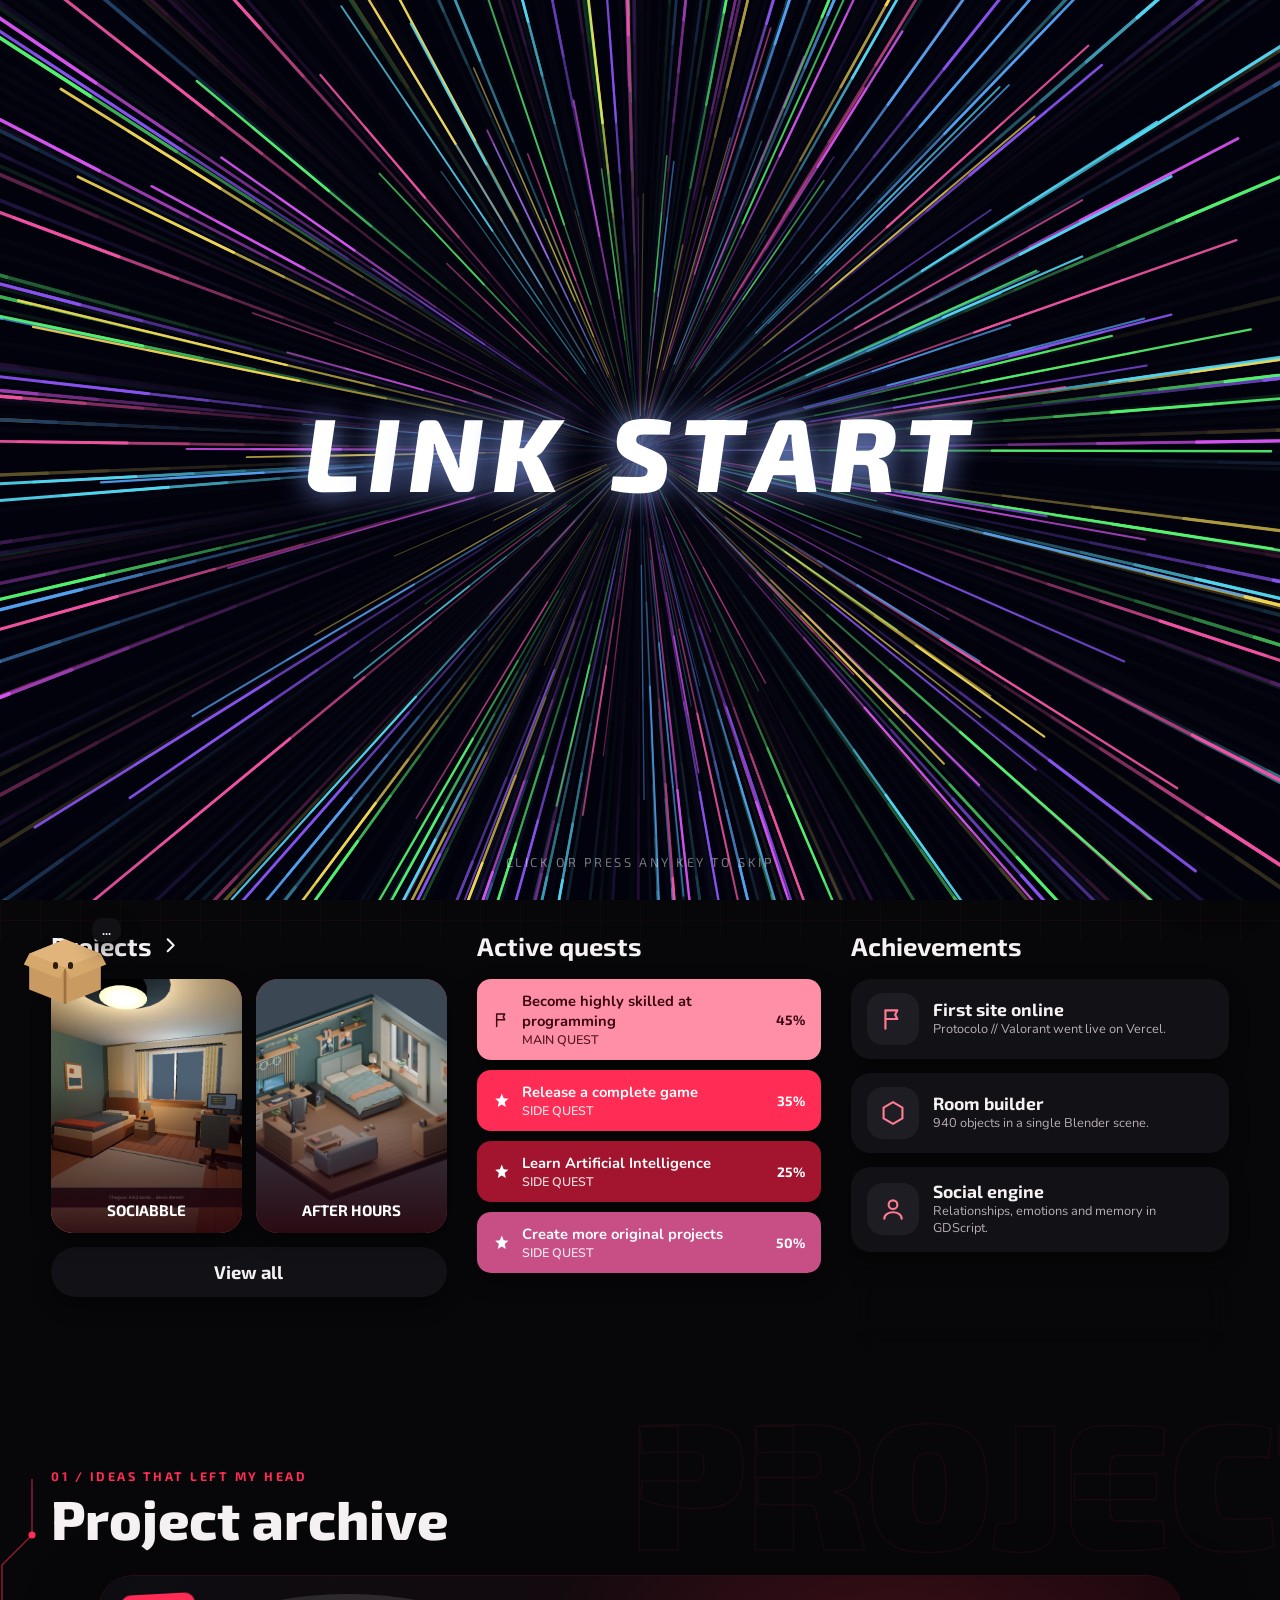
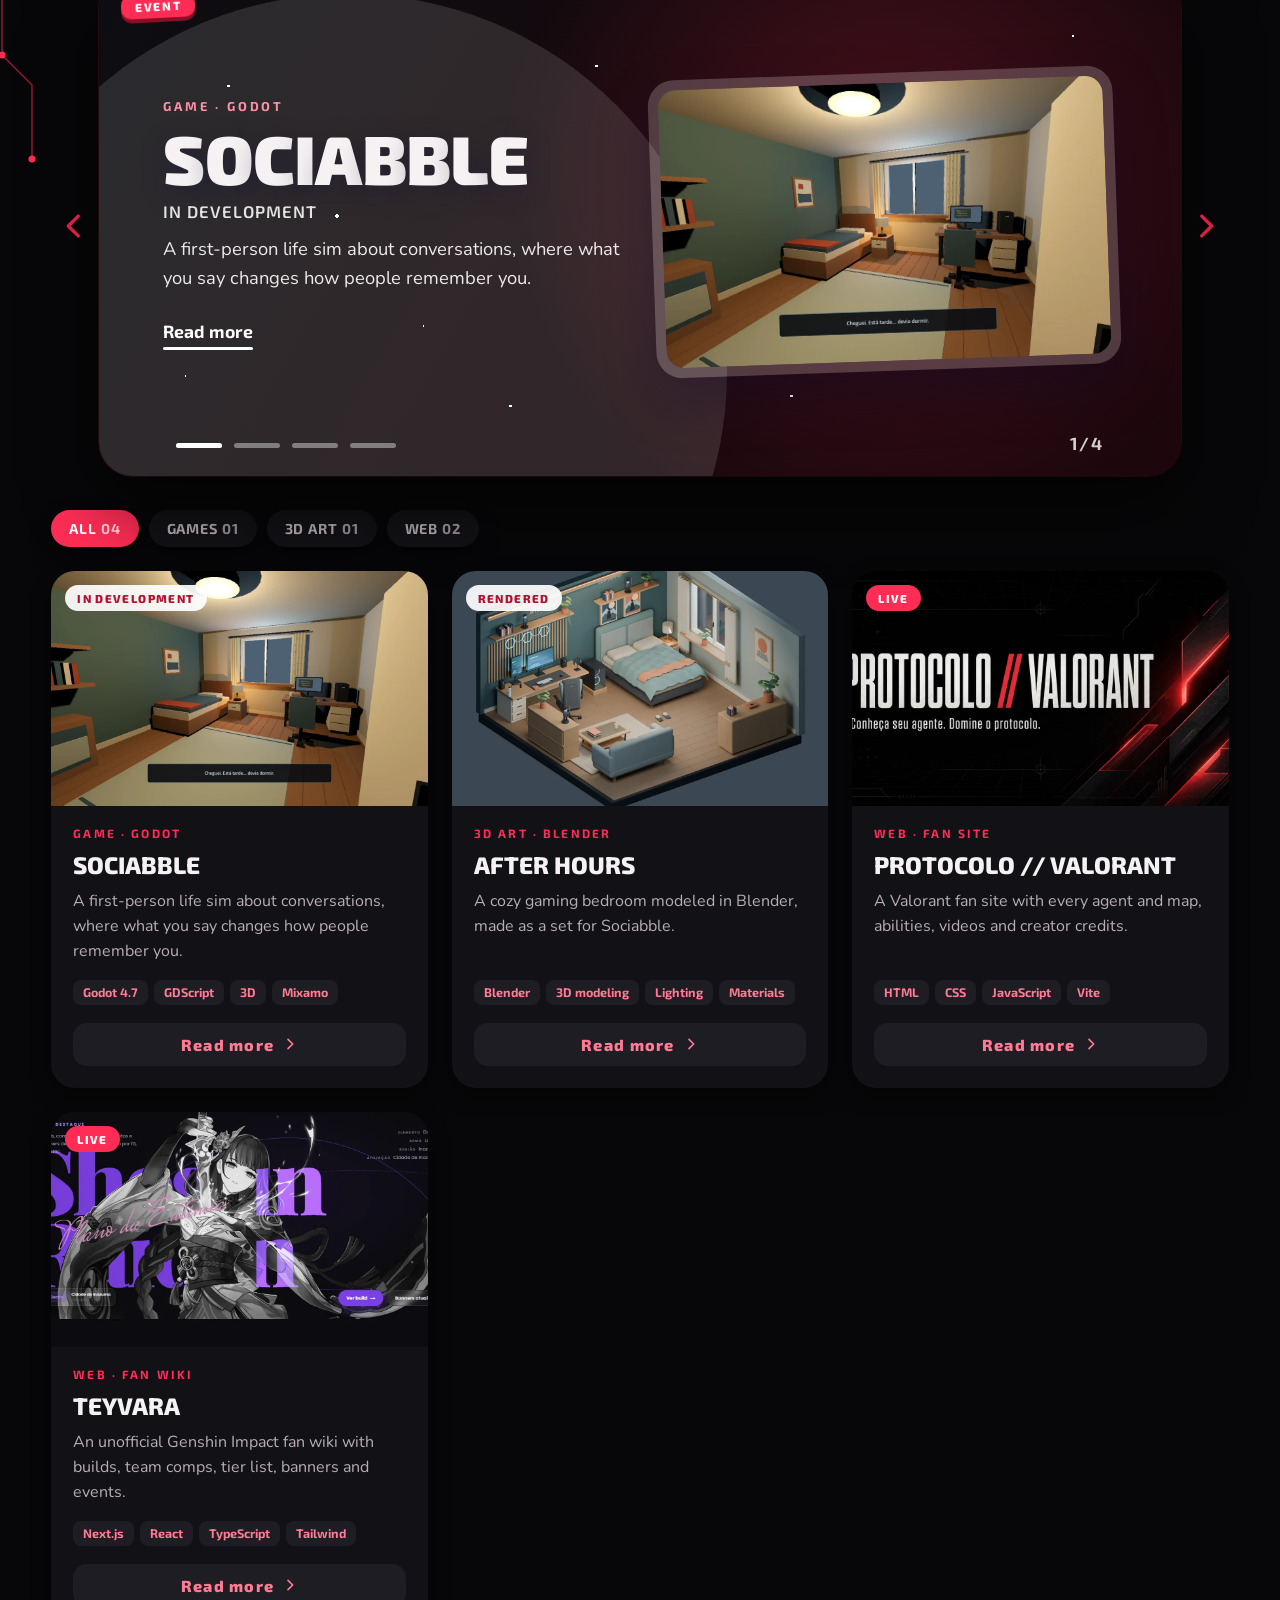
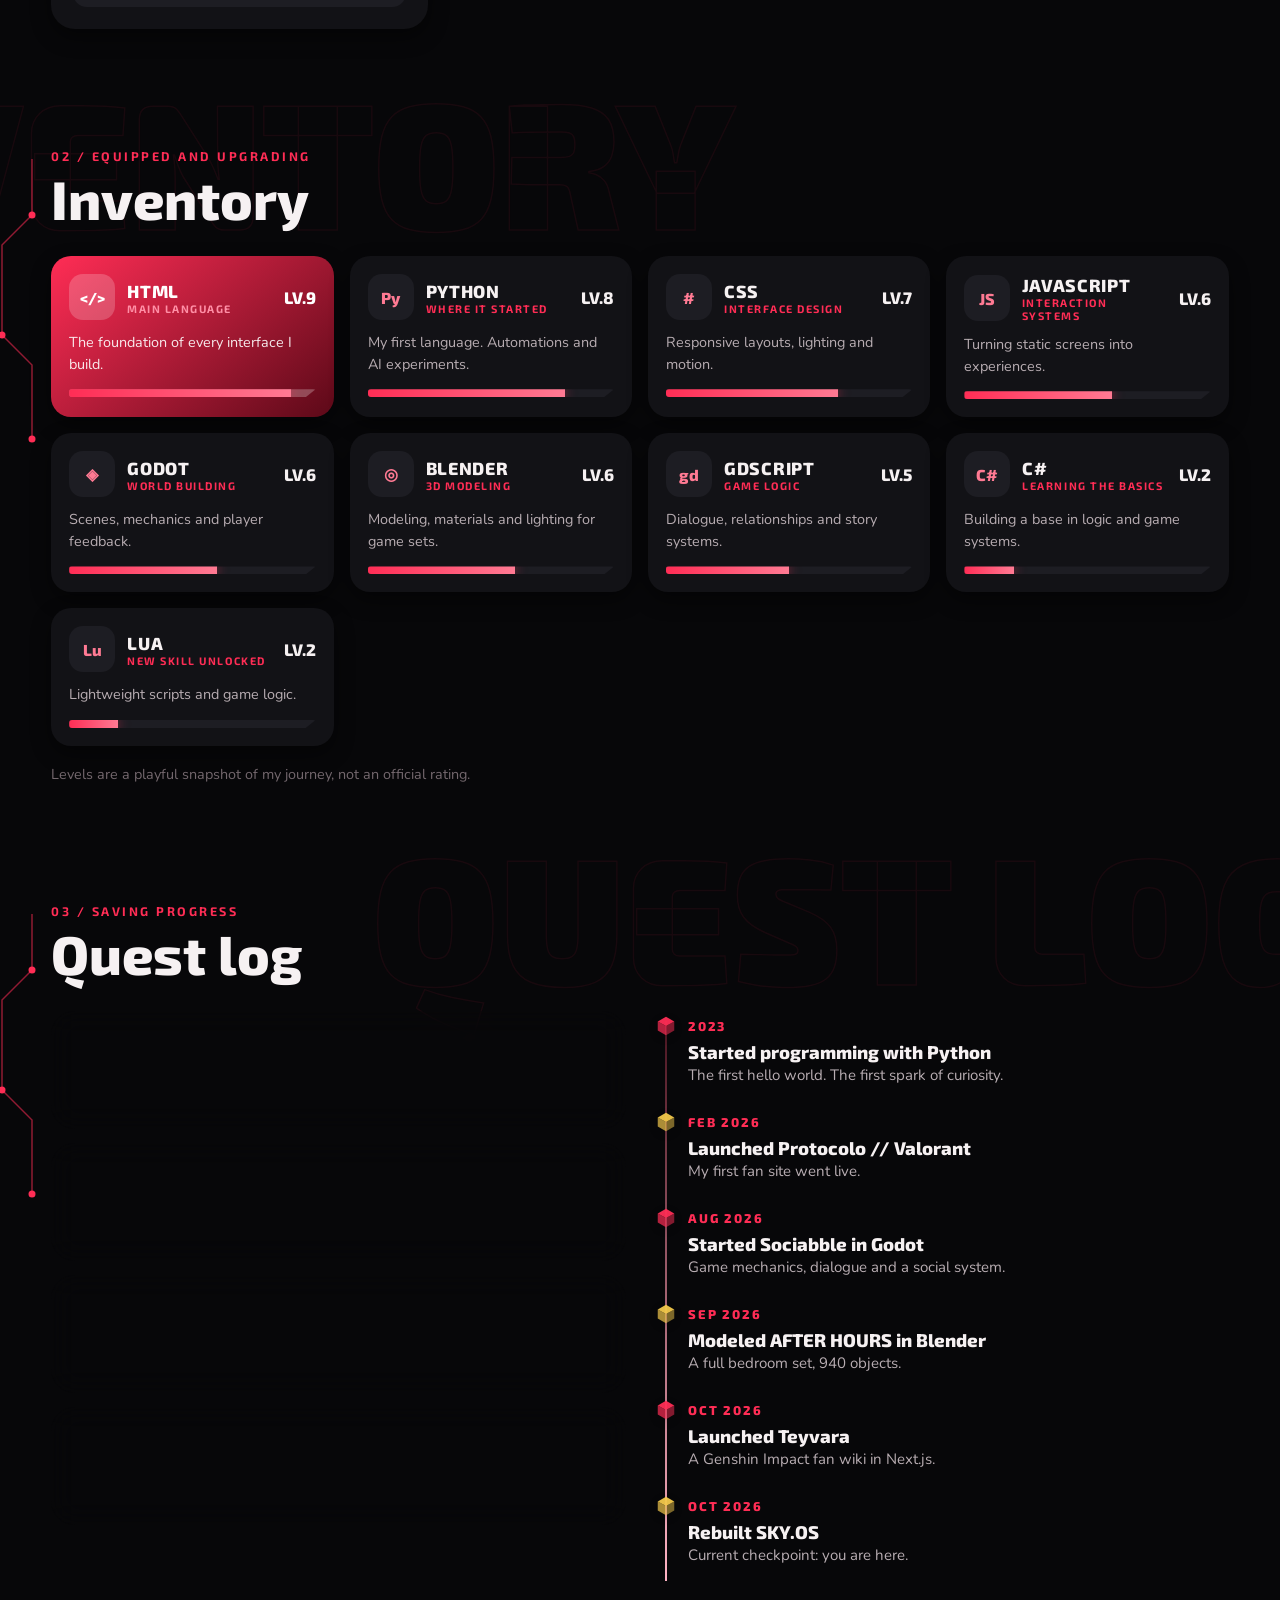
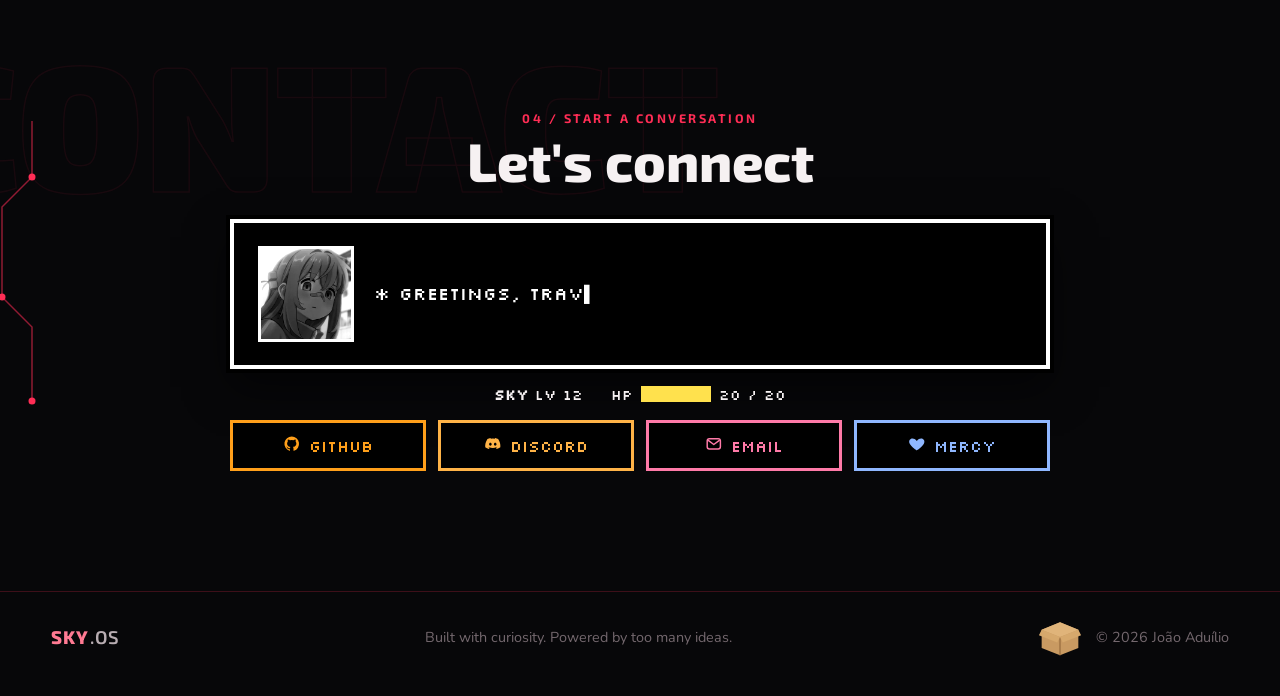
<file: index.html>
<!DOCTYPE html>
<html lang="en" data-theme="dark">
  <head>
    <meta charset="UTF-8">
    <meta name="viewport" content="width=device-width, initial-scale=1">
    <meta name="theme-color" content="#0c0e1d">
    <meta name="description" content="SKY.OS — João Aduílio's player profile. Developer, game dev and 3D artist in the making.">
    <title>SKY.OS — João Aduílio</title>
    <link rel="icon" href="assets/favicon.svg" type="image/svg+xml">
    <!-- prévia ao compartilhar o link (WhatsApp, Discord, Twitter...) -->
    <meta property="og:type" content="website">
    <meta property="og:site_name" content="SKY.OS">
    <meta property="og:title" content="SKY.OS — João Aduílio">
    <meta property="og:description" content="Developer, game dev and 3D. Projects, skills and quests in a game-style portfolio.">
    <meta property="og:url" content="https://skyos-portfolio.vercel.app/">
    <meta property="og:image" content="https://skyos-portfolio.vercel.app/assets/og.png">
    <meta property="og:image:width" content="1200">
    <meta property="og:image:height" content="630">
    <meta name="twitter:card" content="summary_large_image">
    <meta name="twitter:image" content="https://skyos-portfolio.vercel.app/assets/og.png">
    <link rel="preconnect" href="https://fonts.googleapis.com">
    <link rel="preconnect" href="https://fonts.gstatic.com" crossorigin>
    <link href="https://fonts.googleapis.com/css2?family=Exo+2:ital,wght@0,400..900;1,600..900&family=Nunito:wght@400..800&display=swap" rel="stylesheet">
    <link rel="preload" href="assets/Silkscreen-Regular.ttf" as="font" type="font/ttf" crossorigin>
    <link rel="stylesheet" href="style.css">
    <script src="script.js" defer></script>
  </head>
  <body>
    <!-- ícones reutilizáveis -->
    <svg width="0" height="0" style="position:absolute" aria-hidden="true">
      <defs>
        <symbol id="i-hex" viewBox="0 0 24 24"><path d="M12 2l8.700 5v10L12 22l-8.700-5V7z" fill="none" stroke="currentColor" stroke-width="2" stroke-linejoin="round"/></symbol>
        <symbol id="i-home" viewBox="0 0 24 24"><path d="M4 11l8-7 8 7v9h-5v-6H9v6H4z" fill="none" stroke="currentColor" stroke-width="2" stroke-linejoin="round"/></symbol>
        <symbol id="i-grid" viewBox="0 0 24 24"><g fill="none" stroke="currentColor" stroke-width="2"><rect x="4" y="4" width="7" height="7" rx="2"/><rect x="13" y="4" width="7" height="7" rx="2"/><rect x="4" y="13" width="7" height="7" rx="2"/><rect x="13" y="13" width="7" height="7" rx="2"/></g></symbol>
        <symbol id="i-sword" viewBox="0 0 24 24"><g fill="none" stroke="currentColor" stroke-width="2" stroke-linecap="round" stroke-linejoin="round"><path d="M14.500 3.500H20.500v6L9 21l-3-3z"/><path d="M5 15l4 4M3 21l3-3"/></g></symbol>
        <symbol id="i-flag" viewBox="0 0 24 24"><path d="M5 21V4m0 0h11l-2 4 2 4H5" fill="none" stroke="currentColor" stroke-width="2" stroke-linecap="round" stroke-linejoin="round"/></symbol>
        <symbol id="i-mail" viewBox="0 0 24 24"><g fill="none" stroke="currentColor" stroke-width="2" stroke-linejoin="round"><rect x="3" y="5" width="18" height="14" rx="3"/><path d="M4 7l8 6 8-6"/></g></symbol>
        <symbol id="i-user" viewBox="0 0 24 24"><g fill="none" stroke="currentColor" stroke-width="2"><circle cx="12" cy="8" r="4"/><path d="M4 21c0-4 4-6 8-6s8 2 8 6" stroke-linecap="round"/></g></symbol>
        <symbol id="i-arrow" viewBox="0 0 24 24"><path d="M9 5l7 7-7 7" fill="none" stroke="currentColor" stroke-width="2.400" stroke-linecap="round" stroke-linejoin="round"/></symbol>
        <symbol id="i-close" viewBox="0 0 24 24"><path d="M6 6l12 12M18 6L6 18" fill="none" stroke="currentColor" stroke-width="2.400" stroke-linecap="round"/></symbol>
        <symbol id="i-star" viewBox="0 0 24 24"><path d="M12 2l2.600 6.600L21 9.300l-5 4.500 1.500 6.700L12 17l-5.500 3.500L8 13.800l-5-4.500 6.400-.7z"/></symbol>
        <symbol id="i-sun" viewBox="0 0 24 24"><g fill="none" stroke="currentColor" stroke-width="2" stroke-linecap="round"><circle cx="12" cy="12" r="4.500"/><path d="M12 2v2.500M12 19.500V22M4.200 4.200l1.800 1.800M18 18l1.800 1.800M2 12h2.500M19.500 12H22M4.200 19.800L6 18M18 6l1.800-1.800"/></g></symbol>
        <symbol id="i-moon" viewBox="0 0 24 24"><path d="M20 14.500A8.500 8.500 0 019.500 4a8.500 8.500 0 1010.500 10.500z" fill="none" stroke="currentColor" stroke-width="2" stroke-linejoin="round"/></symbol>
        <symbol id="i-heart" viewBox="0 0 24 24"><path d="M12 21s-7.500-4.600-9.800-9.400C.600 8.100 2.600 4.800 6.100 4.800c2.200 0 3.700 1.100 5.900 3.300 2.200-2.200 3.700-3.300 5.900-3.300 3.500 0 5.500 3.300 3.900 6.800C19.500 16.400 12 21 12 21z"/></symbol>
        <symbol id="i-pick" viewBox="0 0 24 24"><path d="M12 22c-2-2.500-8-9.500-8-14 0-3 3.500-5 8-5s8 2 8 5c0 4.500-6 11.500-8 14z"/></symbol>
        <symbol id="i-cube" viewBox="0 0 24 24"><path d="M12 2l9 5-9 5-9-5z" opacity=".95"/><path d="M3 7l9 5v10l-9-5z" opacity=".7"/><path d="M21 7l-9 5v10l9-5z" opacity=".5"/></symbol>
        <symbol id="i-gift" viewBox="0 0 24 24"><g fill="none" stroke="currentColor" stroke-width="2" stroke-linejoin="round"><rect x="3" y="9" width="18" height="12" rx="2"/><path d="M2 9h20M12 9v12M12 9c-2-4-6-4-6-1.500S10 9 12 9zm0 0c2-4 6-4 6-1.500S14 9 12 9z"/></g></symbol>
        <symbol id="i-bell" viewBox="0 0 24 24"><path d="M6 16V11a6 6 0 0112 0v5l2 2H4zM10 21h4" fill="none" stroke="currentColor" stroke-width="2" stroke-linecap="round" stroke-linejoin="round"/></symbol>
        <symbol id="i-menu" viewBox="0 0 24 24"><path d="M4 7h16M4 12h16M4 17h10" fill="none" stroke="currentColor" stroke-width="2.200" stroke-linecap="round"/></symbol>
        <symbol id="i-radar" viewBox="0 0 24 24"><g fill="none" stroke="currentColor" stroke-width="1.600"><circle cx="12" cy="12" r="9"/><circle cx="12" cy="12" r="5"/><path d="M12 12L19 6"/></g></symbol>
        <symbol id="i-box" viewBox="0 0 48 40"><path d="M4 12l20-8 20 8v20l-20 8-20-8z" fill="#c99a62"/><path d="M4 12l20 8 20-8-20-8z" fill="#e0b47a"/><path d="M24 20v20" stroke="#9c7140" stroke-width="1.500"/><path d="M4 12l-3 6 20 8 3-6zM44 12l3 6-20 8-3-6z" fill="#d6a86c"/></symbol>
        <symbol id="i-github" viewBox="0 0 24 24"><path d="M12 2a10 10 0 00-3.200 19.500c.5.1.7-.2.7-.5v-1.700c-2.800.6-3.400-1.300-3.400-1.300-.5-1.200-1.100-1.500-1.100-1.500-.9-.6.1-.6.1-.6 1 .1 1.500 1 1.500 1 .9 1.500 2.400 1.100 3 .8.1-.7.4-1.100.6-1.300-2.200-.3-4.600-1.100-4.600-5 0-1.100.4-2 1-2.700-.1-.3-.4-1.300.1-2.700 0 0 .8-.3 2.700 1a9.400 9.400 0 015 0c1.900-1.300 2.700-1 2.700-1 .5 1.400.2 2.400.1 2.700.6.7 1 1.600 1 2.700 0 3.900-2.300 4.700-4.600 5 .4.3.7.9.7 1.900V21c0 .3.2.6.7.5A10 10 0 0012 2z"/></symbol>
        <symbol id="i-discord" viewBox="0 0 24 24"><path d="M19.300 5.300A16.500 16.500 0 0015.200 4l-.5 1a15 15 0 00-5.400 0L8.800 4a16.500 16.500 0 00-4.100 1.300C2.100 9.200 1.400 13 1.700 16.700a16.600 16.600 0 005 2.500l1.100-1.700a10.700 10.700 0 01-1.700-.8l.4-.3a11.800 11.800 0 0011 0l.4.3c-.5.3-1.100.6-1.700.8l1.100 1.700a16.500 16.500 0 005-2.500c.4-4.300-.7-8-3-11.400zM8.700 14.500c-1 0-1.800-.9-1.800-2s.8-2 1.800-2 1.800.9 1.800 2-.8 2-1.800 2zm6.600 0c-1 0-1.800-.9-1.800-2s.8-2 1.800-2 1.800.9 1.800 2-.8 2-1.800 2z"/></symbol>
      </defs>
    </svg>

    <!-- camadas de fundo -->
    <div class="bg-grid" aria-hidden="true"></div>
    <canvas id="particles" aria-hidden="true"></canvas>

    <!-- abertura "Link Start" -->
    <div class="linkstart" id="linkstart" hidden>
      <canvas id="tunnel" aria-hidden="true"></canvas>
      <p class="ls-title" aria-label="Link start"><span>L</span><span>I</span><span>N</span><span>K</span><span class="sp"></span><span>S</span><span>T</span><span>A</span><span>R</span><span>T</span></p>
      <p class="ls-skip" data-i18n="intro.skip">click or press any key to skip</p>
    </div>

    <a class="skip-link" href="#main" data-i18n="a11y.skip">Skip to content</a>

    <header class="topbar">
      <a class="brand" href="#home" aria-label="SKY.OS">
        <span class="brand-mark"><svg><use href="#i-hex"/></svg></span>
        <span class="brand-name"><b>SKY</b>.OS</span>
      </a>
      <nav class="nav" aria-label="Main">
        <a href="#home" class="is-current" data-i18n="nav.home">Home</a>
        <a href="#projects" data-i18n="nav.projects">Projects</a>
        <a href="#skills" data-i18n="nav.skills">Skills</a>
        <a href="#journey" data-i18n="nav.quests">Quests</a>
        <a href="#contact" data-i18n="nav.contact">Contact</a>
      </nav>
      <div class="top-actions">
        <div class="lang" role="group" aria-label="Language">
          <button type="button" data-lang="en" aria-pressed="true">EN</button>
          <button type="button" data-lang="pt" aria-pressed="false">PT</button>
        </div>
        <button type="button" class="fx" id="fx-toggle" aria-pressed="true"><span class="fx-dot"></span><span id="fx-label">FX ON</span></button>
      </div>
    </header>

    <!-- trilhos laterais -->
    <aside class="rail rail-left" aria-label="Links">
      <div class="rail-links" id="rail-links"></div>
      <span class="rail-line"><i id="scroll-fill"></i></span>
      <span class="rail-text" data-i18n="rail.scroll">Scroll</span>
    </aside>
    <aside class="rail rail-right" aria-hidden="true">
      <span class="rail-count"><b id="sec-now">01</b><span>/ 05</span></span>
      <span class="rail-dots" id="rail-dots"></span>
      <span class="rail-text" id="sec-name">Home</span>
    </aside>

    <!-- menu de sistema (orbes verticais) -->
    <div class="sao-menu" id="sao-menu">
      <button type="button" class="sao-trigger" id="sao-trigger" aria-expanded="false" aria-controls="sao-list" aria-label="Open system menu">
        <span></span><span></span><span></span>
      </button>
      <nav class="sao-list" id="sao-list" aria-label="System menu">
        <a href="#home" style="--i:0"><span class="orb"><svg><use href="#i-home"/></svg></span><span class="tag" data-i18n="nav.home">Home</span></a>
        <a href="#projects" style="--i:1"><span class="orb"><svg><use href="#i-grid"/></svg></span><span class="tag" data-i18n="nav.projects">Projects</span></a>
        <a href="#skills" style="--i:2"><span class="orb"><svg><use href="#i-sword"/></svg></span><span class="tag" data-i18n="nav.skills">Skills</span></a>
        <a href="#journey" style="--i:3"><span class="orb"><svg><use href="#i-flag"/></svg></span><span class="tag" data-i18n="nav.quests">Quests</span></a>
        <a href="#contact" style="--i:4"><span class="orb"><svg><use href="#i-mail"/></svg></span><span class="tag" data-i18n="nav.contact">Contact</span></a>
      </nav>
    </div>

    <main id="main">
      <!-- TELA INICIAL DE JOGO -->
      <section id="home" class="hero">
        <div class="game" id="game">
          <div class="game-stars" aria-hidden="true"></div>
          <div class="game-glow" aria-hidden="true"></div>

          <p class="giant-word" id="giant-word" aria-hidden="true"></p>
          <div class="game-char" id="game-char"><img id="game-img" alt=""></div>
          <p class="game-credit" id="game-credit" hidden></p>

          <!-- HUD: cartão do jogador, moedas e botões laterais -->
          <div class="hud-player" id="hud-player"></div>
          <p class="game-tag" id="game-tag"></p>
          <div class="hud-pills">
            <span class="pill-stat"><time id="os-time">--:--</time><small id="os-date"></small></span>
            <span class="pill-stat" id="pill-xp"></span>
            <span class="pill-stat battery-pill"><span class="os-battery"><i></i></span><b id="os-battery-num">--%</b></span>
          </div>
          <div class="hud-side" id="hud-side"></div>

          <div class="speech" id="speech" aria-live="polite"><p id="speech-text"></p></div>

          <div class="game-left" id="game-left"></div>
          <div class="game-right" id="game-right"></div>
          <div class="stamp" id="stamp" aria-hidden="true"></div>

          <div class="game-strip" id="game-strip"></div>
        </div>
      </section>

      <!-- PAINEL -->
      <section class="dash" aria-label="Overview">
        <div class="dash-col">
          <a class="col-title" href="#projects"><span data-i18n="dash.projects">Projects</span> <svg><use href="#i-arrow"/></svg></a>
          <div class="mini-cards" id="mini-cards"></div>
          <a class="pill-button" href="#projects" data-i18n="dash.viewAll">View all</a>
        </div>
        <div class="dash-col">
          <h2 class="col-title" data-i18n="dash.quests">Active quests</h2>
          <div class="quest-chips" id="quest-chips"></div>
        </div>

        <div class="dash-col">
          <h2 class="col-title" data-i18n="dash.achievements">Achievements</h2>
          <div class="achievements" id="achievements"></div>
          <div class="now-playing win" id="now-playing"></div>
        </div>
      </section>

      <!-- PROJETOS -->
      <section id="projects" class="block">
        <span class="ghost-word" aria-hidden="true">PROJECTS</span>
        <div class="block-head">
          <p class="eyebrow">01 / <span data-i18n="projects.eyebrow">Ideas that left my head</span></p>
          <h2 data-split data-i18n="projects.title">Project archive</h2>
        </div>

        <!-- banners de evento (carrossel dos projetos) -->
        <div class="banner" aria-roledescription="carousel" aria-label="Featured projects">
          <button type="button" class="hero-arrow prev" id="hero-prev" aria-label="Previous"><svg><use href="#i-arrow"/></svg></button>
          <div class="hero-card" id="hero-card">
            <span class="event-tag" data-i18n="projects.event">EVENT</span>
            <div class="hero-stars" aria-hidden="true"></div>
            <div class="hero-blob" aria-hidden="true"></div>
            <div class="slides" id="slides"></div>
            <div class="dots" id="dots" role="tablist"></div>
            <span class="slide-count" id="slide-count" aria-hidden="true">1/3</span>
          </div>
          <button type="button" class="hero-arrow next" id="hero-next" aria-label="Next"><svg><use href="#i-arrow"/></svg></button>
        </div>

        <div class="filters" id="filters" role="group" aria-label="Filter projects"></div>
        <div class="project-grid" id="project-grid"></div>
      </section>

      <!-- HABILIDADES -->
      <section id="skills" class="block">
        <span class="ghost-word" aria-hidden="true">INVENTORY</span>
        <div class="block-head">
          <p class="eyebrow">02 / <span data-i18n="skills.eyebrow">Equipped and upgrading</span></p>
          <h2 data-split data-i18n="skills.title">Inventory</h2>
        </div>
        <div class="inventory" id="inventory"></div>
        <p class="footnote" data-i18n="skills.note">Levels are a playful snapshot of my journey, not an official rating.</p>
      </section>

      <!-- MISSÕES E LINHA DO TEMPO -->
      <section id="journey" class="block">
        <span class="ghost-word" aria-hidden="true">QUEST LOG</span>
        <div class="block-head">
          <p class="eyebrow">03 / <span data-i18n="journey.eyebrow">Saving progress</span></p>
          <h2 data-split data-i18n="journey.title">Quest log</h2>
        </div>
        <div class="journey">
          <div class="quests" id="quests"></div>
          <ol class="timeline" id="timeline"></ol>
        </div>
      </section>

      <!-- CONTATO (caixa de diálogo de RPG) -->
      <section id="contact" class="block">
        <span class="ghost-word" aria-hidden="true">CONTACT</span>
        <div class="block-head center">
          <p class="eyebrow">04 / <span data-i18n="contact.eyebrow">Start a conversation</span></p>
          <h2 data-split data-i18n="contact.title">Let's connect</h2>
        </div>
        <div class="rpg reveal">
          <div class="rpg-box">
            <div class="rpg-face"><img id="rpg-face" src="assets/gotoh-avatar.webp" alt=""></div>
            <p class="rpg-text" id="rpg-text"></p>
          </div>
          <div class="rpg-stats" aria-hidden="true">
            <span><b>SKY</b> LV <span id="rpg-lv">12</span></span>
            <span class="rpg-hp">HP <i><b></b></i> 20 / 20</span>
          </div>
          <div class="rpg-actions" id="rpg-actions"></div>
        </div>
      </section>
    </main>

    <footer class="footer">
      <span class="brand-name"><b>SKY</b>.OS</span>
      <span data-i18n="footer.text">Built with curiosity. Powered by too many ideas.</span>
      <span class="footer-right">
        <button type="button" class="box-btn" id="box-btn" aria-label="A cardboard box"><svg><use href="#i-box"/></svg><span class="bubble" id="box-bubble" hidden>...</span></button>
        <span>© <span id="year">2026</span> João Aduílio</span>
      </span>
    </footer>

    <!-- quando fica muito tempo parado, alguém se esconde na caixa -->
    <div class="hide-box" id="hide-box" aria-hidden="true">
      <svg><use href="#i-box"/></svg>
      <span class="hide-eyes"><i></i><i></i></span>
      <span class="hide-text" id="hide-text">...</span>
    </div>

    <dialog class="project-dialog win" id="project-dialog" aria-labelledby="dialog-title">
      <div class="win-bar">
        <span class="win-title" id="dialog-title"></span>
        <button type="button" class="win-close" id="dialog-close" aria-label="Close"><svg><use href="#i-close"/></svg></button>
      </div>
      <div class="dialog-body" id="dialog-body"></div>
    </dialog>

    <div class="toast" id="toast" role="status" aria-live="polite" hidden></div>
  </body>
</html>
</file>
<file: style.css>
/* =========================================================
   SKY.OS v2 — interface de jogo inspirada em anime
   (sistema do SAO + área de trabalho + detalhes da Gotoh)
   ========================================================= */
@font-face {
  font-family: "Silkscreen";
  src: url("assets/Silkscreen-Regular.ttf") format("truetype");
  font-display: swap;
}

:root {
  color-scheme: light;
  --bg: #eef0fa;
  --bg-a: #ffffff;
  --bg-b: #e6e3fb;
  --bg-c: #dfe7fb;
  --surface: #ffffff;
  --surface-2: #dfe3f7;
  --glass: rgba(255, 255, 255, .74);
  --glass-edge: rgba(255, 255, 255, .95);
  --text: #262a45;
  --text-2: #5b6286;
  --text-3: #8a90b2;
  --accent: #7c88cc;
  --accent-2: #5560a8;
  --accent-ink: #3d4686;
  --accent-soft: #b9c2ee;
  --line: rgba(124, 136, 204, .28);
  --grid-line: rgba(124, 136, 204, .12);
  --sao: #f4a340;
  --sao-l: #ffd28a;
  --pink: #e8679e;
  --pink-l: #f7b8d3;
  --cube-y: #f2c84b;
  --cube-b: #4f9be8;
  --hp: #4fd17a;
  --hp-2: #9be86b;
  --hero-bg: linear-gradient(115deg, #8794d6 0%, #7c88cc 45%, #9aa4dc 100%);
  --hero-shadow: 0 30px 60px rgba(61, 70, 134, .28);
  --ghost: rgba(124, 136, 204, .12);
  --shadow: 0 18px 40px rgba(61, 70, 134, .14);
  --shadow-s: 0 8px 20px rgba(61, 70, 134, .12);
  --r-xl: 34px;
  --r-l: 24px;
  --ui: "Exo 2", "Segoe UI", sans-serif;
  --body: "Nunito", "Segoe UI", sans-serif;
  --pixel: "Silkscreen", "Courier New", monospace;
  --ease: cubic-bezier(.2, .8, .2, 1);
}

:root[data-theme="dark"] {
  color-scheme: dark;
  --bg: #0c0e1d;
  --bg-a: #1a1640;
  --bg-b: #2a1638;
  --bg-c: #0f1a3a;
  --surface: #171a33;
  --surface-2: #232750;
  --glass: rgba(23, 26, 51, .72);
  --glass-edge: rgba(255, 255, 255, .08);
  --text: #eef0ff;
  --text-2: #aab0d8;
  --text-3: #6f76a3;
  --accent: #8f9bf0;
  --accent-2: #7682e0;
  --accent-ink: #c5ccff;
  --accent-soft: #3a4180;
  --line: rgba(143, 155, 240, .2);
  --grid-line: rgba(143, 155, 240, .07);
  --pink: #ff8fc0;
  --pink-l: #ffc2dd;
  --hero-bg:
    radial-gradient(circle at 75% 40%, rgba(255, 143, 192, .22), transparent 45%),
    radial-gradient(circle at 20% 80%, rgba(143, 155, 240, .25), transparent 50%),
    linear-gradient(120deg, #151834 0%, #1c1d45 50%, #2a1b47 100%);
  --hero-shadow: 0 30px 70px rgba(0, 0, 0, .55), 0 0 0 1px rgba(143, 155, 240, .18);
  --ghost: rgba(143, 155, 240, .08);
  --shadow: 0 18px 40px rgba(0, 0, 0, .45);
  --shadow-s: 0 8px 20px rgba(0, 0, 0, .35);
}

* { box-sizing: border-box; }
[hidden] { display: none !important; }
html { scroll-behavior: smooth; scroll-padding-top: 90px; overflow-x: clip; }
body {
  margin: 0;
  min-height: 100vh;
  font-family: var(--body);
  color: var(--text);
  background:
    radial-gradient(900px 600px at 10% -10%, var(--bg-a) 0%, transparent 60%),
    radial-gradient(900px 700px at 100% 20%, var(--bg-b) 0%, transparent 60%),
    radial-gradient(800px 600px at 0% 90%, var(--bg-c) 0%, transparent 60%),
    var(--bg);
  background-attachment: fixed;
  overflow-x: clip;
  transition: background-color .5s, color .5s;
}
body.locked { overflow: hidden; }
svg { width: 1em; height: 1em; fill: currentColor; }
a { color: inherit; }
button { font: inherit; color: inherit; }
img { max-width: 100%; display: block; }

.skip-link { position: absolute; left: 12px; top: -60px; z-index: 100; padding: 10px 16px; border-radius: 12px; background: var(--accent-ink); color: var(--bg); }
.skip-link:focus { top: 12px; }
:focus-visible { outline: 2px solid var(--sao); outline-offset: 3px; }

/* ---------- Camadas de fundo ---------- */
.bg-grid {
  position: fixed;
  inset: -40px;
  z-index: 0;
  pointer-events: none;
  background-image:
    linear-gradient(var(--grid-line) 1px, transparent 1px),
    linear-gradient(90deg, var(--grid-line) 1px, transparent 1px);
  background-size: 40px 40px;
  -webkit-mask-image: radial-gradient(ellipse at center, transparent 30%, #000 85%);
  mask-image: radial-gradient(ellipse at center, transparent 30%, #000 85%);
  animation: grid-move 30s linear infinite;
}
#particles { position: fixed; inset: 0; width: 100%; height: 100%; z-index: 0; pointer-events: none; }
main, .footer { position: relative; z-index: 1; }

/* ---------- Janela de sistema (base) ---------- */
.win {
  position: relative;
  background: var(--glass);
  backdrop-filter: blur(14px) saturate(1.2);
  -webkit-backdrop-filter: blur(14px) saturate(1.2);
  border: 1px solid var(--glass-edge);
  border-radius: var(--r-l);
  box-shadow: var(--shadow), inset 0 0 0 1px var(--line);
}
.win::before {
  content: "";
  position: absolute;
  inset: 8px;
  border-radius: calc(var(--r-l) - 6px);
  pointer-events: none;
  background:
    linear-gradient(var(--sao), var(--sao)) left top / 18px 2px no-repeat,
    linear-gradient(var(--sao), var(--sao)) left top / 2px 18px no-repeat,
    linear-gradient(var(--sao), var(--sao)) right bottom / 18px 2px no-repeat,
    linear-gradient(var(--sao), var(--sao)) right bottom / 2px 18px no-repeat;
  opacity: .8;
}
.win-bar {
  display: flex;
  align-items: center;
  justify-content: space-between;
  gap: 12px;
  padding: 14px 20px;
  border-bottom: 1px solid var(--line);
  font-family: var(--ui);
  font-size: .8rem;
  font-weight: 700;
  letter-spacing: .14em;
  text-transform: uppercase;
  color: var(--accent-ink);
}
.win-title { display: inline-flex; align-items: center; gap: 8px; }

.eyebrow {
  margin: 0 0 8px;
  font-family: var(--ui);
  font-size: .78rem;
  font-weight: 700;
  letter-spacing: .2em;
  text-transform: uppercase;
  color: var(--sao);
}

/* ---------- Barra superior ---------- */
.topbar {
  position: sticky;
  top: 0;
  z-index: 30;
  display: flex;
  align-items: center;
  gap: 20px;
  max-width: 1240px;
  margin: 0 auto;
  padding: 18px clamp(16px, 4vw, 40px);
}
.topbar::before {
  content: "";
  position: absolute;
  inset: 8px clamp(8px, 2vw, 24px);
  border-radius: 999px;
  z-index: -1;
  transition: background .3s, box-shadow .3s;
}
.topbar.scrolled::before { background: var(--glass); box-shadow: var(--shadow-s), inset 0 0 0 1px var(--line); backdrop-filter: blur(12px); -webkit-backdrop-filter: blur(12px); }

.brand { display: inline-flex; align-items: center; gap: 10px; text-decoration: none; }
.brand-mark { display: grid; place-items: center; width: 42px; height: 42px; border-radius: 14px; background: linear-gradient(140deg, var(--accent), #3d4686); color: #fff; font-size: 22px; box-shadow: var(--shadow-s); }
.brand-mark svg { animation: spin-slow 12s linear infinite; }
.brand-name { font-family: var(--ui); font-weight: 600; font-size: 1.150rem; letter-spacing: .06em; color: var(--text-2); }
.brand-name b { color: var(--accent-ink); font-weight: 800; }

.nav { display: flex; gap: clamp(14px, 3vw, 38px); margin: 0 auto; }
.nav a { position: relative; padding: 6px 2px; font-family: var(--ui); font-weight: 600; color: var(--text-2); text-decoration: none; transition: color .25s; }
.nav a::after { content: ""; position: absolute; left: 0; right: 0; bottom: -2px; height: 2px; border-radius: 2px; background: var(--text); transform: scaleX(0); transition: transform .35s var(--ease); }
.nav a:hover, .nav a.is-current { color: var(--text); }
.nav a.is-current::after, .nav a:hover::after { transform: scaleX(1); }

.top-actions { display: flex; align-items: center; gap: 10px; }
.lang { display: inline-flex; padding: 4px; border-radius: 999px; background: var(--surface); box-shadow: inset 0 0 0 1.500px var(--text); }
.lang button { min-width: 46px; padding: 7px 12px; border: 0; border-radius: 999px; background: transparent; font-family: var(--ui); font-weight: 700; font-size: .85rem; cursor: pointer; transition: background .25s, color .25s; }
.lang button[aria-pressed="true"] { background: var(--accent); color: #fff; }
.round-btn { position: relative; display: grid; place-items: center; width: 42px; height: 42px; border: 0; border-radius: 50%; background: var(--surface); color: var(--text); box-shadow: inset 0 0 0 1.500px var(--line); cursor: pointer; font-size: 19px; overflow: hidden; }
.theme-btn svg { position: absolute; transition: transform .5s var(--ease), opacity .4s; }
.theme-btn .ico-moon { transform: translateY(140%) rotate(-40deg); opacity: 0; }
[data-theme="dark"] .theme-btn .ico-sun { transform: translateY(-140%) rotate(40deg); opacity: 0; }
[data-theme="dark"] .theme-btn .ico-moon { transform: none; opacity: 1; color: var(--sao-l); }
.fx { display: inline-flex; align-items: center; gap: 8px; padding: 10px 16px; border: 0; border-radius: 999px; background: var(--accent); color: #fff; font-family: var(--ui); font-weight: 700; font-size: .82rem; letter-spacing: .08em; cursor: pointer; }
.fx-dot { width: 8px; height: 8px; border-radius: 50%; background: var(--hp); box-shadow: 0 0 8px var(--hp); }
.fx[aria-pressed="false"] { background: var(--surface); color: var(--text-2); box-shadow: inset 0 0 0 1.500px var(--line); }
.fx[aria-pressed="false"] .fx-dot { background: var(--text-3); box-shadow: none; }

/* ---------- Trilhos laterais ---------- */
.rail {
  position: fixed;
  top: 50%;
  z-index: 20;
  display: flex;
  flex-direction: column;
  align-items: center;
  gap: 14px;
  translate: 0 -40%;
  font-family: var(--ui);
  color: var(--text-3);
}
.rail-left { left: clamp(10px, 1.600vw, 26px); }
.rail-right { right: clamp(10px, 1.600vw, 26px); }
.rail-links { display: flex; flex-direction: column; gap: 10px; }
.rail-links a, .rail-links button { display: grid; place-items: center; width: 34px; height: 34px; border: 0; border-radius: 50%; background: transparent; color: var(--text-2); font-size: 17px; cursor: pointer; transition: color .25s, background .25s, transform .25s; }
.rail-links a:hover, .rail-links button:hover { color: #fff; background: var(--accent); transform: scale(1.1); }
.rail-line { position: relative; width: 2px; height: 120px; border-radius: 2px; background: var(--line); overflow: hidden; }
.rail-line i { position: absolute; inset: 0 0 auto 0; height: var(--p, 0%); background: linear-gradient(var(--accent), var(--pink)); }
.rail-text { writing-mode: vertical-rl; font-size: .72rem; font-weight: 700; letter-spacing: .3em; text-transform: uppercase; }
.rail-count { font-size: .8rem; font-weight: 700; letter-spacing: .1em; text-align: center; }
.rail-count b { display: block; font-size: 1.400rem; color: var(--sao); }
.rail-dots { display: flex; flex-direction: column; gap: 10px; }
.rail-dots i { display: block; width: 8px; height: 8px; border-radius: 2px; rotate: 45deg; background: var(--line); transition: background .3s, transform .3s; }
.rail-dots i.on { background: var(--sao); transform: scale(1.4); }

/* ---------- Menu de sistema (orbes verticais) ---------- */
.sao-menu { position: fixed; right: clamp(14px, 2.400vw, 30px); bottom: clamp(14px, 3vh, 30px); z-index: 40; display: flex; flex-direction: column-reverse; align-items: flex-end; gap: 12px; }
.sao-trigger { display: grid; place-content: center; gap: 4px; width: 58px; height: 58px; border: 0; border-radius: 50%; background: linear-gradient(150deg, var(--surface), var(--surface-2)); box-shadow: var(--shadow), 0 0 0 1px var(--line); cursor: pointer; transition: transform .3s var(--ease); }
.sao-trigger span { display: block; width: 22px; height: 2.500px; border-radius: 2px; background: var(--accent-ink); transition: transform .3s, opacity .3s; }
.sao-trigger:hover { transform: scale(1.06); }
.sao-trigger[aria-expanded="true"] span:nth-child(1) { transform: translateY(6.500px) rotate(45deg); }
.sao-trigger[aria-expanded="true"] span:nth-child(2) { opacity: 0; }
.sao-trigger[aria-expanded="true"] span:nth-child(3) { transform: translateY(-6.500px) rotate(-45deg); }
.sao-list { display: flex; flex-direction: column; gap: 10px; align-items: flex-end; pointer-events: none; }
.sao-list a { display: flex; align-items: center; gap: 10px; text-decoration: none; opacity: 0; transform: translateY(16px) scale(.6); transition: opacity .3s, transform .4s var(--ease); transition-delay: calc((4 - var(--i)) * 40ms); }
.sao-menu.open .sao-list { pointer-events: auto; }
.sao-menu.open .sao-list a { opacity: 1; transform: none; transition-delay: calc(var(--i) * 55ms); }
.orb { order: 2; display: grid; place-items: center; width: 48px; height: 48px; border-radius: 50%; background: var(--surface); color: var(--accent-ink); font-size: 20px; box-shadow: var(--shadow-s), inset 0 0 0 1px var(--line); transition: background .25s, color .25s, transform .25s; }
.tag { position: relative; padding: 8px 14px; border-radius: 10px; background: var(--surface); font-family: var(--ui); font-weight: 700; font-size: .85rem; letter-spacing: .08em; text-transform: uppercase; color: var(--text-2); box-shadow: var(--shadow-s); opacity: 0; transform: translateX(10px); transition: opacity .25s, transform .25s; }
.tag::after { content: ""; position: absolute; right: -6px; top: 50%; translate: 0 -50%; border: 6px solid transparent; border-right: 0; border-left-color: var(--surface); }
.sao-list a:hover .orb, .sao-list a:focus-visible .orb { background: var(--sao); color: #fff; transform: scale(1.08); }
.sao-list a:hover .tag, .sao-list a:focus-visible .tag { opacity: 1; transform: none; }

/* ---------- Destaque (carrossel) ---------- */
.hero { position: relative; max-width: 1240px; margin: 8px auto 0; padding: 0 clamp(16px, 4vw, 70px); }
.hero-card { position: relative; height: clamp(580px, 80vh, 680px); border-radius: var(--r-xl); background: var(--hero-bg); box-shadow: var(--hero-shadow); overflow: clip; isolation: isolate; }
.os-bar {
  position: absolute;
  top: 16px;
  left: 50%;
  z-index: 3;
  display: flex;
  align-items: center;
  gap: 22px;
  translate: -50% 0;
  padding: 7px 16px;
  border-radius: 999px;
  background: rgba(10, 12, 30, .22);
  backdrop-filter: blur(8px);
  -webkit-backdrop-filter: blur(8px);
  color: #fff;
  font-family: var(--ui);
  font-size: .78rem;
  font-weight: 600;
  letter-spacing: .08em;
  white-space: nowrap;
}
.os-name b { font-weight: 800; }
.os-name i { font-style: normal; color: var(--sao-l); }
.os-clock time { font-weight: 800; font-variant-numeric: tabular-nums; }
.os-clock span { opacity: .8; }
.os-status { display: inline-flex; align-items: center; gap: 6px; }
.os-battery { position: relative; width: 26px; height: 12px; border-radius: 3px; border: 1.500px solid #fff; }
.os-battery::after { content: ""; position: absolute; right: -4px; top: 3px; width: 2px; height: 4px; border-radius: 1px; background: #fff; }
.os-battery i { position: absolute; top: 1.500px; bottom: 1.500px; left: 1.500px; width: calc(var(--b, 50%) - 3px); border-radius: 1px; background: var(--pink-l); transition: width .6s; }
.os-status b { color: var(--pink-l); font-variant-numeric: tabular-nums; }

.hero-stars {
  position: absolute;
  inset: 0;
  z-index: -1;
  background-image:
    radial-gradient(1.500px 1.500px at 12% 22%, #fff 99%, transparent),
    radial-gradient(1px 1px at 30% 70%, #fff 99%, transparent),
    radial-gradient(1.500px 1.500px at 46% 18%, #fff 99%, transparent),
    radial-gradient(1px 1px at 58% 56%, #fff 99%, transparent),
    radial-gradient(2px 2px at 22% 48%, #fff 99%, transparent),
    radial-gradient(1px 1px at 72% 30%, #fff 99%, transparent),
    radial-gradient(1.500px 1.500px at 38% 86%, #fff 99%, transparent),
    radial-gradient(1px 1px at 8% 80%, #fff 99%, transparent),
    radial-gradient(1.500px 1.500px at 64% 84%, #fff 99%, transparent),
    radial-gradient(1px 1px at 90% 12%, #fff 99%, transparent);
  animation: twinkle 5s ease-in-out infinite alternate;
}
.hero-blob { position: absolute; z-index: -1; left: -12%; bottom: -55%; width: 70%; aspect-ratio: 1; border-radius: 50%; background: rgba(255, 255, 255, .12); animation: float-y 9s ease-in-out infinite; }
.slides { position: absolute; inset: 0; }
.slide { position: absolute; inset: 0; display: grid; grid-template-columns: minmax(0, 1fr) minmax(0, 1fr); align-items: center; gap: 24px; padding: 70px clamp(28px, 6vw, 90px); color: #fff; visibility: hidden; }
.slide.is-active { visibility: visible; }
.slide-text { position: relative; z-index: 2; }
.slide-text > * { opacity: 0; transform: translateY(18px); transition: opacity .6s, transform .7s var(--ease); }
.slide.is-active .slide-text > * { opacity: 1; transform: none; }
.slide.is-active .slide-text > :nth-child(2) { transition-delay: .08s; }
.slide.is-active .slide-text > :nth-child(3) { transition-delay: .22s; }
.slide.is-active .slide-text > :nth-child(4) { transition-delay: .32s; }
.slide.is-active .slide-text > :nth-child(5) { transition-delay: .42s; }
.slide-kicker { display: flex; align-items: center; gap: 10px; margin: 0 0 10px; font-family: var(--ui); font-size: .8rem; font-weight: 700; letter-spacing: .22em; text-transform: uppercase; color: var(--sao-l); }
.slide-kicker .online { display: inline-flex; align-items: center; gap: 6px; padding: 3px 10px; border-radius: 999px; background: rgba(255, 255, 255, .16); color: #fff; letter-spacing: .12em; }
.slide-kicker .online i { width: 7px; height: 7px; border-radius: 50%; background: var(--hp); box-shadow: 0 0 8px var(--hp); }
.slide .slide-title { margin: 0; font-family: var(--ui); font-weight: 900; font-size: clamp(2.600rem, 5.600vw, 4.300rem); line-height: .98; letter-spacing: -.01em; text-shadow: 0 6px 24px rgba(20, 22, 60, .35); }
.slide-sub { margin: 10px 0 0; font-family: var(--ui); font-weight: 600; font-size: 1.050rem; letter-spacing: .06em; color: rgba(255, 255, 255, .88); }
.slide-desc { margin: 14px 0 0; max-width: 46ch; font-size: clamp(1rem, 1.600vw, 1.150rem); line-height: 1.55; color: rgba(255, 255, 255, .9); }
.slide-actions { display: flex; flex-wrap: wrap; align-items: center; gap: 18px; margin-top: 24px; }
.read-more { position: relative; padding: 4px 0; border: 0; background: none; font-family: var(--ui); font-weight: 700; font-size: 1.1rem; color: #fff; text-decoration: none; cursor: pointer; }
.read-more::after { content: ""; position: absolute; left: 0; right: 0; bottom: -4px; height: 3px; border-radius: 3px; background: #fff; transition: transform .3s var(--ease); transform-origin: left; }
.read-more:hover::after { transform: scaleX(.4); }
.cta { display: inline-flex; align-items: center; gap: 10px; padding: 12px 22px; border-radius: 999px; background: #fff; color: #3d4686; font-family: var(--ui); font-weight: 700; text-decoration: none; box-shadow: 0 10px 24px rgba(20, 22, 60, .3); transition: transform .3s var(--ease); }
.cta:hover { transform: translateY(-3px); }
.cta svg { font-size: .9em; }

/* barras de HP / XP / bateria social */
.hp { margin-top: 20px; max-width: 380px; }
.hp-head { display: flex; justify-content: space-between; font-family: var(--ui); font-weight: 700; font-size: .82rem; letter-spacing: .1em; }
.hp-head b { color: var(--sao-l); }
.hp-head .pink { color: var(--pink-l); }
.hp-bar { position: relative; height: 13px; margin-top: 6px; border-radius: 3px; background: rgba(10, 12, 40, .35); clip-path: polygon(0 0, 100% 0, calc(100% - 10px) 100%, 0 100%); overflow: hidden; }
.hp-bar span { position: absolute; inset: 0 auto 0 0; width: var(--v, 0%); background: linear-gradient(90deg, var(--hp), var(--hp-2)); box-shadow: 0 0 12px rgba(79, 209, 122, .7); transition: width 1.600s var(--ease); }
.hp-bar.xp span { background: linear-gradient(90deg, var(--sao), var(--sao-l)); box-shadow: 0 0 12px rgba(244, 163, 64, .6); }
.hp-bar.social span { background: linear-gradient(90deg, var(--pink), var(--pink-l)); box-shadow: 0 0 12px rgba(232, 103, 158, .6); transition: width .8s var(--ease); }
.hp-bar.thin { height: 8px; margin-top: 4px; }

/* foto do perfil: recorte em estilhaço + nome gigante atrás */
.slide-media { position: relative; height: 100%; display: grid; place-items: center; }
.giant {
  position: absolute;
  z-index: -1;
  right: -6%;
  top: 50%;
  translate: 0 -50%;
  font-family: var(--ui);
  font-weight: 900;
  font-size: clamp(5rem, 12vw, 10.500rem);
  line-height: .82;
  letter-spacing: -.02em;
  text-align: right;
  color: transparent;
  -webkit-text-stroke: 1.500px rgba(255, 255, 255, .3);
  pointer-events: none;
  white-space: nowrap;
}
.shard { position: relative; width: min(100%, 360px); aspect-ratio: 900 / 964; opacity: 0; transform: translateX(50px) scale(.94); transition: transform .9s var(--ease), opacity .7s; }
.slide.is-active .shard { opacity: 1; transform: none; transition-delay: .15s; }
.shard::before { content: ""; position: absolute; inset: -6% -8% -4% -10%; clip-path: polygon(14% 4%, 70% 0, 100% 18%, 92% 86%, 58% 100%, 6% 92%, 0 40%); background: #0a0b14; }
.shard::after { content: ""; position: absolute; z-index: -1; inset: -12% -2% -8% 2%; clip-path: polygon(30% 0, 88% 8%, 100% 64%, 74% 100%, 22% 96%, 4% 30%); background: var(--pink); opacity: .55; animation: shard-float 7s ease-in-out infinite; }
.shard img { position: relative; z-index: 1; width: 100%; height: 100%; object-fit: cover; clip-path: polygon(14% 4%, 70% 0, 100% 18%, 92% 86%, 58% 100%, 6% 92%, 0 40%); }
.cube-deco { position: absolute; z-index: 2; width: 34px; height: 34px; animation: float-y 4s ease-in-out infinite; filter: drop-shadow(0 6px 8px rgba(0, 0, 0, .3)); }
.cube-deco.y { left: -18px; top: 20%; color: var(--cube-y); }
.cube-deco.b { right: -6px; bottom: 18%; width: 26px; height: 26px; color: var(--cube-b); animation-delay: -2s; }
.shard .hud { position: absolute; z-index: 2; padding: 8px 14px; border-radius: 12px; background: var(--surface); color: var(--accent-ink); font-family: var(--ui); font-weight: 800; font-size: .82rem; letter-spacing: .1em; box-shadow: var(--shadow-s); animation: float-y 5s ease-in-out infinite; }
.shard .hud.lv { left: -8%; bottom: 8%; }
.shard .hud.pl { right: -6%; top: 6%; color: var(--sao); animation-delay: -2.500s; }
.shard .credit { position: absolute; z-index: 2; right: 0; bottom: -18px; font-size: .68rem; color: rgba(255, 255, 255, .7); }

.frame { position: relative; width: min(100%, 540px); border-radius: 26px; padding: 10px; background: rgba(255, 255, 255, .2); box-shadow: 0 24px 50px rgba(10, 12, 40, .35); rotate: -2deg; transform: translateX(40px) rotate(3deg) scale(.96); opacity: 0; transition: transform .9s var(--ease), opacity .7s; }
.slide.is-active .frame { transform: none; opacity: 1; transition-delay: .15s; }
.frame img { width: 100%; height: auto; aspect-ratio: 16 / 10; object-fit: cover; border-radius: 18px; }
.frame .scan { position: absolute; inset: 10px; border-radius: 18px; pointer-events: none; background: linear-gradient(180deg, transparent 0 45%, rgba(255, 255, 255, .25) 50%, transparent 55% 100%); background-size: 100% 300%; animation: scan 4.500s linear infinite; mix-blend-mode: soft-light; }

.dots { position: absolute; left: clamp(28px, 6vw, 90px); bottom: 28px; z-index: 3; display: flex; gap: 12px; }
.dots button { position: relative; width: 46px; height: 5px; padding: 0; border: 0; border-radius: 5px; background: rgba(255, 255, 255, .4); cursor: pointer; overflow: hidden; }
.dots button::after { content: ""; position: absolute; inset: 0; background: #fff; transform: scaleX(0); transform-origin: left; }
.dots button[aria-selected="true"]::after { animation: dot-fill var(--dur, 8s) linear forwards; }
.hero-card.paused .dots button[aria-selected="true"]::after { animation-play-state: paused; }
.slide-count { position: absolute; right: clamp(28px, 6vw, 90px); bottom: 22px; z-index: 3; font-family: var(--ui); font-weight: 700; font-size: 1.1rem; letter-spacing: .1em; color: rgba(255, 255, 255, .8); }
.hero-arrow { position: absolute; top: 50%; z-index: 3; display: grid; place-items: center; width: 46px; height: 46px; border: 0; border-radius: 50%; background: transparent; color: var(--accent-2); font-size: 34px; cursor: pointer; translate: 0 -50%; transition: transform .25s, color .25s; }
.hero-arrow.prev { left: clamp(0px, 1vw, 14px); rotate: 180deg; }
.hero-arrow.next { right: clamp(0px, 1vw, 14px); }
.hero-arrow:hover { color: var(--sao); transform: translateX(4px); }

/* ---------- Painel ---------- */
.dash { display: grid; grid-template-columns: 1.150fr 1fr .95fr 1.050fr; gap: clamp(18px, 2.400vw, 30px); max-width: 1240px; margin: 46px auto 0; padding: 0 clamp(16px, 4vw, 70px); }
.dash-col { display: flex; flex-direction: column; gap: 14px; min-width: 0; }
.col-title { display: inline-flex; align-items: center; gap: 8px; margin: 0 0 4px; font-family: var(--ui); font-weight: 700; font-size: 1.6rem; color: var(--text); text-decoration: none; }
.col-title svg { font-size: .8em; transition: transform .25s; }
a.col-title:hover svg { transform: translateX(4px); }

.mini-cards { display: grid; grid-template-columns: 1fr 1fr; gap: 14px; }
.mini { position: relative; aspect-ratio: 3 / 4; border: 0; padding: 0; border-radius: 22px; overflow: hidden; cursor: pointer; box-shadow: var(--shadow-s); background: var(--accent-2); text-align: left; }
.mini img { width: 100%; height: 100%; object-fit: cover; transition: transform .8s var(--ease); }
.mini::after { content: ""; position: absolute; inset: 0; background: linear-gradient(180deg, transparent 40%, rgba(40, 46, 110, .85)); }
.mini span { position: absolute; left: 14px; right: 14px; bottom: 14px; z-index: 1; color: #fff; font-family: var(--ui); font-weight: 700; font-size: .95rem; text-align: center; }
.mini:hover img { transform: scale(1.08); }
.pill-button { display: block; padding: 14px; border-radius: 999px; background: var(--surface); box-shadow: var(--shadow-s); text-align: center; font-family: var(--ui); font-weight: 700; font-size: 1.150rem; text-decoration: none; transition: transform .3s var(--ease), background .3s, color .3s; }
.pill-button:hover { transform: translateY(-2px); background: var(--accent); color: #fff; }

.quest-chips { display: flex; flex-direction: column; gap: 10px; }
.chip { display: flex; align-items: center; gap: 12px; padding: 12px 16px; border-radius: 14px; background: var(--c); color: #fff; font-weight: 700; font-size: .92rem; box-shadow: var(--shadow-s); transition: transform .3s var(--ease); }
.chip:hover { transform: translateX(6px); }
.chip svg { flex: none; font-size: 1.1rem; }
.chip .chip-text { flex: 1; min-width: 0; }
.chip .chip-text small { display: block; font-weight: 600; opacity: .85; font-size: .78rem; }
.chip .pct { font-family: var(--ui); font-size: .85rem; }
.chip:nth-child(1) { --c: #a9b3e6; color: #2e3570; }
.chip:nth-child(2) { --c: #7c88cc; }
.chip:nth-child(3) { --c: #5560a8; }
.chip:nth-child(4) { --c: #3b3d4f; }
[data-theme="dark"] .chip:nth-child(4) { --c: #c74f86; }

.status-window { padding: 18px 18px 16px; }
.status-top { display: flex; align-items: center; gap: 12px; }
.status-top img { width: 52px; height: 52px; border-radius: 14px; object-fit: cover; object-position: 40% 30%; box-shadow: var(--shadow-s); }
.status-top b { display: block; font-family: var(--ui); font-size: 1.1rem; }
.status-top small { color: var(--text-2); font-weight: 700; }
.status-window .hp { margin-top: 14px; }
.status-window .hp-head { color: var(--text-2); font-size: .7rem; }
.status-window .hp-head b { color: var(--accent-ink); }
.status-window .hp-head .pink { color: var(--pink); }
.status-window .hp-bar { background: var(--surface-2); }
.stat-rows { display: grid; gap: 8px; margin: 14px 0 0; padding: 0; list-style: none; }
.stat-rows li { display: flex; justify-content: space-between; gap: 10px; padding-top: 8px; border-top: 1px dashed var(--line); font-size: .9rem; color: var(--text-2); }
.stat-rows b { font-family: var(--ui); color: var(--text); }

.now-playing { display: flex; align-items: center; gap: 12px; padding: 14px 16px; }
.np-disc { flex: none; display: grid; place-items: center; width: 46px; height: 46px; border-radius: 50%; background: conic-gradient(from 0deg, #2b2d42, #474b72, #2b2d42); animation: spin-slow 4s linear infinite; }
.np-disc svg { width: 20px; height: 20px; color: var(--pink); }
.np-info { flex: 1; min-width: 0; }
.np-info small { display: block; font-family: var(--ui); font-weight: 700; font-size: .66rem; letter-spacing: .16em; color: var(--pink); }
.np-info b { display: block; overflow: hidden; text-overflow: ellipsis; white-space: nowrap; font-family: var(--ui); font-size: .95rem; }
.np-info span { font-size: .8rem; color: var(--text-2); }
.eq { display: flex; align-items: flex-end; gap: 3px; height: 20px; }
.eq i { width: 3px; border-radius: 2px; background: var(--pink); animation: eq .9s ease-in-out infinite alternate; }
.eq i:nth-child(2) { animation-delay: -.3s; }
.eq i:nth-child(3) { animation-delay: -.6s; }
.eq i:nth-child(4) { animation-delay: -.15s; }

.achievements { display: flex; flex-direction: column; gap: 14px; }
.achv { display: flex; align-items: center; gap: 14px; padding: 14px 16px; border-radius: 20px; background: var(--surface); box-shadow: var(--shadow-s); transition: transform .3s var(--ease), box-shadow .3s; }
.achv:hover { transform: translateY(-3px) rotate(-.5deg); box-shadow: var(--shadow); }
.achv-icon { flex: none; position: relative; display: grid; place-items: center; width: 52px; height: 52px; border-radius: 16px; background: var(--surface-2); color: var(--accent-ink); font-size: 26px; }
.achv-icon::after { content: ""; position: absolute; inset: -3px; border-radius: 18px; border: 2px solid var(--sao); opacity: 0; transition: opacity .3s; }
.achv:hover .achv-icon::after { opacity: 1; }
.achv b { display: block; font-family: var(--ui); font-size: 1.1rem; line-height: 1.15; }
.achv small { display: block; margin-top: 2px; color: var(--text-2); font-size: .8rem; line-height: 1.35; }

/* ---------- Blocos ---------- */
.block { position: relative; max-width: 1240px; margin: 0 auto; padding: 120px clamp(16px, 4vw, 70px) 0; }
.block-head { position: relative; margin-bottom: 30px; }
.block-head.center { text-align: center; }
.block h2 { margin: 0; font-family: var(--ui); font-weight: 800; font-size: clamp(2.200rem, 5vw, 3.400rem); line-height: 1; color: var(--text); }
.sub-title { margin: 0 0 14px; font-family: var(--ui); font-weight: 800; font-size: 1.350rem; color: var(--text); }
.footnote { margin: 18px 0 0; color: var(--text-3); font-size: .9rem; }
.ghost-word { position: absolute; top: 40px; left: 0; z-index: -1; font-family: var(--ui); font-weight: 900; font-size: clamp(5rem, 14vw, 12rem); line-height: 1; white-space: nowrap; color: transparent; -webkit-text-stroke: 1.500px var(--ghost); transform: translateX(var(--shift, 0px)); pointer-events: none; user-select: none; }
.circuit { position: absolute; left: -12px; top: 130px; width: 60px; height: 280px; overflow: visible; pointer-events: none; }
.circuit path { fill: none; stroke: var(--accent); stroke-width: 1.500; stroke-dasharray: 600; stroke-dashoffset: 600; opacity: .55; transition: stroke-dashoffset 2.200s var(--ease); }
.circuit circle { fill: var(--sao); opacity: 0; transition: opacity .4s 1.800s; }
.circuit.in path { stroke-dashoffset: 0; }
.circuit.in circle { opacity: 1; }

.filters { display: flex; flex-wrap: wrap; gap: 10px; margin-bottom: 24px; }
.filters button { padding: 10px 18px; border: 0; border-radius: 999px; background: var(--surface); box-shadow: var(--shadow-s); font-family: var(--ui); font-weight: 700; font-size: .9rem; letter-spacing: .06em; color: var(--text-2); cursor: pointer; transition: background .25s, color .25s, transform .25s; }
.filters button:hover { transform: translateY(-2px); }
.filters button[aria-pressed="true"] { background: var(--accent); color: #fff; }
.filters button span { opacity: .7; margin-left: 4px; }

.project-grid { display: grid; grid-template-columns: repeat(auto-fill, minmax(min(100%, 330px), 1fr)); gap: 24px; }
.project { display: flex; flex-direction: column; border-radius: var(--r-l); background: var(--surface); box-shadow: var(--shadow-s); overflow: hidden; transition: transform .45s var(--ease), box-shadow .45s; }
.project:hover { transform: translateY(-6px); box-shadow: var(--shadow); }
.project.is-hidden { display: none; }
.project-cover { position: relative; aspect-ratio: 16 / 10; overflow: hidden; }
.project-cover img { width: 100%; height: 100%; object-fit: cover; transition: transform .9s var(--ease); }
.project:hover .project-cover img { transform: scale(1.06); }
.project-cover::after { content: ""; position: absolute; inset: 0; background: linear-gradient(110deg, transparent 30%, rgba(255, 255, 255, .45) 48%, transparent 66%); transform: translateX(-120%); }
.project:hover .project-cover::after { transform: translateX(120%); transition: transform .9s var(--ease); }
.badge { position: absolute; left: 14px; top: 14px; z-index: 1; padding: 6px 12px; border-radius: 999px; background: rgba(255, 255, 255, .92); font-family: var(--ui); font-weight: 800; font-size: .72rem; letter-spacing: .12em; color: #3d4686; }
.badge.live { background: var(--hp); color: #fff; }
.project-body { display: flex; flex-direction: column; flex: 1; gap: 10px; padding: 20px 22px 22px; }
.project-type { font-family: var(--ui); font-weight: 700; font-size: .75rem; letter-spacing: .18em; color: var(--sao); }
.project h3 { margin: 0; font-family: var(--ui); font-weight: 800; font-size: 1.5rem; }
.project p { margin: 0; color: var(--text-2); line-height: 1.55; }
.techs { display: flex; flex-wrap: wrap; gap: 6px; margin-top: auto; padding-top: 6px; }
.techs span { padding: 5px 10px; border-radius: 8px; background: var(--surface-2); color: var(--accent-ink); font-family: var(--ui); font-weight: 700; font-size: .78rem; }
.project-open { display: inline-flex; align-items: center; justify-content: center; gap: 8px; margin-top: 8px; padding: 12px; border: 0; border-radius: 14px; background: var(--surface-2); color: var(--accent-ink); font-family: var(--ui); font-weight: 800; letter-spacing: .08em; cursor: pointer; transition: background .25s, color .25s; }
.project-open:hover { background: var(--accent); color: #fff; }

.skills-layout { display: grid; grid-template-columns: 1.700fr 1fr; gap: 28px; align-items: start; }
.inventory { display: grid; grid-template-columns: repeat(auto-fill, minmax(min(100%, 230px), 1fr)); gap: 16px; }
.item { position: relative; padding: 18px; border-radius: 20px; background: var(--surface); box-shadow: var(--shadow-s); overflow: hidden; transition: transform .35s var(--ease), box-shadow .35s; }
.item:hover { transform: translateY(-4px); box-shadow: var(--shadow); }
.item.featured { background: linear-gradient(140deg, #7c88cc, #3d4686); color: #fff; }
.item-top { display: flex; align-items: center; gap: 12px; }
.item-icon { display: grid; place-items: center; width: 46px; height: 46px; border-radius: 14px; background: var(--surface-2); color: var(--accent-ink); font-family: var(--ui); font-weight: 800; }
.item.featured .item-icon { background: rgba(255, 255, 255, .2); color: #fff; }
.item h3 { margin: 0; font-family: var(--ui); font-weight: 800; font-size: 1.1rem; letter-spacing: .04em; }
.item small { display: block; font-family: var(--ui); font-weight: 700; font-size: .68rem; letter-spacing: .14em; color: var(--sao); }
.item.featured small { color: var(--sao-l); }
.item .lv { margin-left: auto; font-family: var(--ui); font-weight: 800; font-size: 1.050rem; }
.item p { margin: 12px 0 0; font-size: .9rem; line-height: 1.5; color: var(--text-2); }
.item.featured p { color: rgba(255, 255, 255, .9); }
.item .hp-bar { margin-top: 14px; background: var(--surface-2); }
.item.featured .hp-bar { background: rgba(255, 255, 255, .25); }

.passives { padding: 8px 18px; }
.passive { display: flex; gap: 14px; padding: 16px 0; border-bottom: 1px dashed var(--line); }
.passive:last-child { border-bottom: 0; }
.passive-icon { flex: none; display: grid; place-items: center; width: 46px; height: 46px; border-radius: 50%; background: radial-gradient(circle at 35% 30%, var(--surface), var(--surface-2)); color: var(--c, var(--accent-ink)); font-size: 22px; box-shadow: inset 0 0 0 1.500px var(--line); }
.passive b { display: block; font-family: var(--ui); font-size: 1.050rem; }
.passive small { display: block; margin: 2px 0 4px; font-family: var(--ui); font-weight: 700; font-size: .7rem; letter-spacing: .14em; color: var(--pink); }
.passive p { margin: 0; font-size: .9rem; line-height: 1.5; color: var(--text-2); }

.journey { display: grid; grid-template-columns: 1fr 1fr; gap: 28px; align-items: start; }
.quests { display: grid; gap: 14px; }
.quest { padding: 18px 20px; }
.quest-head { display: flex; justify-content: space-between; gap: 10px; font-family: var(--ui); font-weight: 700; font-size: .72rem; letter-spacing: .16em; color: var(--sao); }
.quest-head .st { color: var(--accent-ink); }
.quest h3 { margin: 8px 0 4px; font-family: var(--ui); font-weight: 800; font-size: 1.150rem; }
.quest p { margin: 0; color: var(--text-2); font-size: .92rem; }
.quest .hp-bar { background: var(--surface-2); }
.timeline { position: relative; margin: 0; padding: 4px 0 0 34px; list-style: none; }
.timeline::before { content: ""; position: absolute; left: 11px; top: 10px; bottom: 10px; width: 2px; background: linear-gradient(var(--accent-soft), var(--pink-l)); }
.timeline li { position: relative; padding: 0 0 26px; }
.timeline .cube { position: absolute; left: -33px; top: 0; width: 22px; height: 22px; color: var(--cube-b); filter: drop-shadow(0 3px 4px rgba(0, 0, 0, .2)); }
.timeline li:nth-child(even) .cube { color: var(--cube-y); }
.timeline li:last-child .cube { color: var(--pink); animation: float-y 3s ease-in-out infinite; }
.timeline time { font-family: var(--ui); font-weight: 800; font-size: .8rem; letter-spacing: .14em; color: var(--sao); }
.timeline h3 { margin: 4px 0 2px; font-family: var(--ui); font-weight: 800; font-size: 1.150rem; }
.timeline p { margin: 0; color: var(--text-2); font-size: .94rem; }

/* ---------- Contato: caixa de diálogo de RPG ---------- */
.rpg { max-width: 820px; margin: 0 auto; font-family: var(--pixel); color: #fff; }
.rpg-box { display: flex; align-items: center; gap: 20px; min-height: 150px; padding: 22px 24px; background: #000; border: 4px solid #fff; box-shadow: 0 0 0 4px #000, var(--shadow); }
.rpg-face { flex: none; width: 96px; height: 96px; overflow: hidden; border: 3px solid #fff; }
.rpg-face img { width: 100%; height: 100%; object-fit: cover; object-position: 40% 32%; filter: grayscale(1) contrast(1.3); }
.rpg-text { margin: 0; font-size: clamp(.9rem, 2vw, 1.150rem); line-height: 1.7; white-space: pre-line; }
.rpg-text.typing::after { content: "▌"; animation: blink .8s steps(1) infinite; }
.rpg-stats { display: flex; justify-content: center; gap: 28px; margin: 16px 0; font-size: .9rem; color: var(--text); }
.rpg-hp { display: inline-flex; align-items: center; gap: 8px; }
.rpg-hp i { display: inline-block; width: 70px; height: 16px; background: #c0102a; }
.rpg-hp b { display: block; width: 100%; height: 100%; background: #ffe14d; }
.rpg-actions { display: grid; grid-template-columns: repeat(4, 1fr); gap: 12px; }
.rpg-btn { position: relative; display: inline-flex; align-items: center; justify-content: center; gap: 8px; padding: 12px 10px; border: 3px solid var(--c, #ff9f1a); background: #000; color: var(--c, #ff9f1a); font-family: var(--pixel); font-size: clamp(.8rem, 1.800vw, 1rem); text-decoration: none; text-transform: uppercase; cursor: pointer; }
.rpg-btn svg { font-size: 1.1em; }
.rpg-btn .soul { position: absolute; left: 10px; color: #ff2440; opacity: 0; }
.rpg-btn:nth-child(2) { --c: #ffb347; }
.rpg-btn:nth-child(3) { --c: #ff7aa8; }
.rpg-btn:nth-child(4) { --c: #8fb7ff; }
.rpg-btn:hover, .rpg-btn:focus-visible { --c: #ffe14d; }
.rpg-btn:hover .soul, .rpg-btn:focus-visible .soul { opacity: 1; }
.rpg-btn:hover .label-ico, .rpg-btn:focus-visible .label-ico { opacity: 0; }

/* ---------- Rodapé e a caixa ---------- */
.footer { display: flex; flex-wrap: wrap; justify-content: space-between; align-items: center; gap: 12px; max-width: 1240px; margin: 120px auto 0; padding: 26px clamp(16px, 4vw, 70px) 40px; border-top: 1px solid var(--line); color: var(--text-3); font-size: .9rem; }
.footer-right { display: inline-flex; align-items: center; gap: 14px; }
.box-btn { position: relative; width: 44px; height: 38px; padding: 0; border: 0; background: none; cursor: pointer; }
.box-btn svg { width: 100%; height: 100%; }
.box-btn.shake svg { animation: shake .5s; }
.bubble { position: absolute; bottom: 100%; left: 50%; translate: -50% -6px; padding: 4px 10px; border-radius: 10px; background: var(--surface); color: var(--text); font-family: var(--ui); font-weight: 700; white-space: nowrap; box-shadow: var(--shadow-s); }
.hide-box { position: fixed; left: 22px; bottom: -110px; z-index: 35; width: 86px; pointer-events: none; transition: bottom .6s var(--ease); }
.hide-box.show { bottom: 14px; }
.hide-box svg { width: 86px; height: 72px; }
.hide-eyes { position: absolute; left: 31px; top: 30px; display: flex; gap: 10px; }
.hide-eyes i { width: 5px; height: 7px; border-radius: 3px; background: #2b1d10; animation: blink-eyes 3s infinite; }
.hide-text { position: absolute; left: 70px; top: -14px; padding: 4px 10px; border-radius: 10px; background: var(--surface); color: var(--text); font-family: var(--ui); font-weight: 700; font-size: .8rem; white-space: nowrap; box-shadow: var(--shadow-s); }

/* ---------- Diálogo de projeto ---------- */
.project-dialog { width: min(92vw, 880px); max-height: 88vh; padding: 0; overflow: auto; color: var(--text); background: var(--surface); }
.project-dialog::backdrop { background: rgba(10, 12, 30, .55); backdrop-filter: blur(4px); }
.project-dialog[open] { animation: win-open .45s var(--ease); }
.win-close { display: grid; place-items: center; width: 34px; height: 34px; border: 0; border-radius: 50%; background: var(--surface-2); color: var(--accent-ink); font-size: 16px; cursor: pointer; }
.win-close:hover { background: var(--sao); color: #fff; }
.dialog-body { padding: 22px; }
.gallery-main { border-radius: 18px; overflow: hidden; background: var(--surface-2); }
.gallery-main img { width: 100%; aspect-ratio: 16 / 10; object-fit: cover; animation: fade-in .4s; }
.thumbs { display: flex; gap: 10px; margin-top: 10px; overflow-x: auto; }
.thumbs button { flex: none; width: 92px; padding: 0; border: 2px solid transparent; border-radius: 12px; overflow: hidden; cursor: pointer; background: none; opacity: .7; transition: opacity .25s, border-color .25s; }
.thumbs button[aria-current="true"] { border-color: var(--sao); opacity: 1; }
.thumbs img { aspect-ratio: 16 / 10; object-fit: cover; }
.dialog-info { display: grid; grid-template-columns: 1fr auto; gap: 8px 20px; margin-top: 20px; }
.dialog-info h3 { margin: 0; font-family: var(--ui); font-weight: 800; font-size: 1.800rem; }
.dialog-info .status { align-self: center; padding: 6px 12px; border-radius: 999px; background: var(--surface-2); font-family: var(--ui); font-weight: 800; font-size: .75rem; letter-spacing: .12em; color: var(--accent-ink); }
.dialog-info p { grid-column: 1 / -1; margin: 0; color: var(--text-2); line-height: 1.6; }
.dialog-info .techs { grid-column: 1 / -1; }
.dialog-info .cta { grid-column: 1 / -1; justify-self: start; background: var(--accent); color: #fff; }

.toast { position: fixed; left: 50%; bottom: 28px; z-index: 60; translate: -50% 0; max-width: min(90vw, 460px); padding: 14px 20px; border-radius: 16px; background: var(--text); color: var(--bg); font-family: var(--ui); font-weight: 600; box-shadow: var(--shadow); animation: toast-in .4s var(--ease); }

/* ---------- Abertura "Link Start" ---------- */
.linkstart { position: fixed; inset: 0; z-index: 100; display: grid; place-content: center; background: #05060f; color: #fff; cursor: pointer; transition: opacity .6s; }
.linkstart.flash { animation: flash .7s forwards; }
.linkstart.out { opacity: 0; pointer-events: none; }
#tunnel { position: absolute; inset: 0; width: 100%; height: 100%; }
.ls-title { position: relative; margin: 0; font-family: var(--ui); font-style: italic; font-weight: 800; font-size: clamp(2.600rem, 9vw, 6.500rem); letter-spacing: .08em; text-shadow: 0 0 30px rgba(140, 170, 255, .8); }
.ls-title span { display: inline-block; opacity: 0; animation: ls-letter .5s var(--ease) forwards; }
.ls-title .sp { width: .4em; }
.ls-skip { position: absolute; left: 0; right: 0; bottom: 30px; margin: 0; text-align: center; font-family: var(--ui); font-size: .8rem; letter-spacing: .2em; text-transform: uppercase; color: rgba(255, 255, 255, .45); }

/* ---------- Animações de texto e entrada ---------- */
.ch { display: inline-block; white-space: pre; }
[data-split] .ch, [data-hero-split] .ch { opacity: 0; transform: translateY(.55em) rotate(6deg); filter: blur(8px); }
[data-split].in .ch, [data-hero-split].in .ch { animation: ch-in .7s var(--ease) forwards; animation-delay: calc(var(--i) * 28ms); }
.reveal { opacity: 0; transform: translateY(30px); transition: opacity .8s, transform .9s var(--ease); }
.reveal.in { opacity: 1; transform: none; }

@keyframes ch-in { to { opacity: 1; transform: none; filter: blur(0); } }
@keyframes spin-slow { to { rotate: 360deg; } }
@keyframes twinkle { from { opacity: .45; } to { opacity: 1; } }
@keyframes float-y { 0%, 100% { translate: 0 0; } 50% { translate: 0 -12px; } }
@keyframes shard-float { 0%, 100% { translate: 0 0; rotate: 0deg; } 50% { translate: 6px -8px; rotate: 2deg; } }
@keyframes scan { from { background-position: 0 100%; } to { background-position: 0 -200%; } }
@keyframes dot-fill { to { transform: scaleX(1); } }
@keyframes grid-move { to { background-position: 40px 40px; } }
@keyframes win-open { from { clip-path: inset(50% 0 50% 0 round 24px); opacity: .4; } to { clip-path: inset(0 0 0 0 round 24px); opacity: 1; } }
@keyframes fade-in { from { opacity: 0; } }
@keyframes toast-in { from { opacity: 0; translate: -50% 16px; } }
@keyframes blink { 50% { opacity: 0; } }
@keyframes blink-eyes { 0%, 92%, 100% { transform: scaleY(1); } 95% { transform: scaleY(.1); } }
@keyframes eq { from { height: 4px; } to { height: 20px; } }
@keyframes shake { 0%, 100% { transform: none; } 20% { transform: rotate(-8deg); } 40% { transform: rotate(7deg); } 60% { transform: rotate(-5deg); } 80% { transform: rotate(3deg); } }
@keyframes ls-letter { from { opacity: 0; transform: translateY(30px) scale(1.4); filter: blur(10px); } to { opacity: 1; transform: none; filter: blur(0); } }
@keyframes flash { 0% { background: #05060f; } 35% { background: #fff; } 100% { background: #fff; } }

/* efeitos desligados (botão FX) */
body.fx-off *, body.fx-off *::before, body.fx-off *::after { animation-duration: .01ms !important; animation-iteration-count: 1 !important; transition-duration: .01ms !important; transition-delay: 0s !important; }
body.fx-off [data-split] .ch, body.fx-off [data-hero-split] .ch { opacity: 1; transform: none; filter: none; }

/* ---------- Responsivo ---------- */
@media (max-width: 1360px) { .rail { display: none; } }
@media (max-width: 1080px) {
  .dash { grid-template-columns: 1fr 1fr; }
  .skills-layout { grid-template-columns: 1fr; }
}
@media (max-width: 860px) {
  .nav { display: none; }
  .top-actions { margin-left: auto; }
  .journey { grid-template-columns: 1fr; }
  .hero-card { height: auto; }
  .slides { position: relative; display: grid; }
  .slide { position: relative; inset: auto; grid-area: 1 / 1; grid-template-columns: minmax(0, 1fr); grid-template-rows: auto 1fr; align-content: start; gap: 8px; padding: 64px 24px; }
  .slide-media { order: -1; height: auto; }
  .shard { width: min(60vw, 240px); margin: 14px 0 22px; }
  .frame { width: min(86vw, 420px); }
  .giant { right: 0; font-size: 4.500rem; }
  .slide .slide-title { font-size: clamp(2.300rem, 11vw, 3.200rem); }
  .dots { left: 24px; bottom: 24px; }
  .slide-count { right: 24px; bottom: 18px; }
  .hero-arrow { display: none; }
  .os-bar { gap: 12px; font-size: .7rem; }
  .os-name { display: none; }
  .rpg-actions { grid-template-columns: 1fr 1fr; }
  .circuit { display: none; }
}
@media (max-width: 560px) {
  .dash { grid-template-columns: 1fr; }
  .brand-name { display: none; }
  .fx #fx-label { display: none; }
  .fx { padding: 12px; }
  .round-btn { width: 40px; height: 40px; }
  .shard .hud { display: none; }
  .block { padding-top: 90px; }
  .rpg-box { flex-direction: column; align-items: flex-start; }
  .rpg-face { width: 72px; height: 72px; }
  .hide-box { display: none; }
}

/* =========================================================
   TELA INICIAL DE JOGO (composição METAVERSE + HUD de jogo)
   Sempre escura, como uma tela de jogo, nos dois temas.
   ========================================================= */
.game {
  --g-text: #f3f0ff;
  --g-text-2: #b7b3d9;
  --g-pink: #ff5c9a;
  --g-pink-l: #ffb3d1;
  --g-glass: rgba(18, 16, 40, .55);
  --g-line: rgba(255, 140, 190, .28);
  position: relative;
  height: clamp(700px, 92vh, 820px);
  border-radius: var(--r-xl);
  overflow: clip;
  isolation: isolate;
  color: var(--g-text);
  background:
    radial-gradient(circle at 50% 42%, rgba(255, 92, 154, .28), transparent 42%),
    radial-gradient(circle at 15% 85%, rgba(124, 136, 230, .25), transparent 45%),
    linear-gradient(180deg, #0d0b1c 0%, #15112b 55%, #0c0a18 100%);
  box-shadow: 0 30px 70px rgba(10, 8, 30, .45), 0 0 0 1px rgba(255, 140, 190, .18);
}
.game-stars {
  position: absolute;
  inset: 0;
  z-index: -2;
  background-image:
    radial-gradient(1.500px 1.500px at 10% 20%, #fff 99%, transparent),
    radial-gradient(1px 1px at 28% 64%, #fff 99%, transparent),
    radial-gradient(1.500px 1.500px at 46% 12%, #fff 99%, transparent),
    radial-gradient(1px 1px at 64% 52%, #fff 99%, transparent),
    radial-gradient(2px 2px at 84% 30%, #fff 99%, transparent),
    radial-gradient(1px 1px at 92% 74%, #fff 99%, transparent),
    radial-gradient(1.500px 1.500px at 6% 58%, #fff 99%, transparent),
    linear-gradient(rgba(255, 255, 255, .03) 1px, transparent 1px),
    linear-gradient(90deg, rgba(255, 255, 255, .03) 1px, transparent 1px);
  background-size: auto, auto, auto, auto, auto, auto, auto, 46px 46px, 46px 46px;
  animation: twinkle 5s ease-in-out infinite alternate;
}
.game-glow { position: absolute; z-index: -1; left: 50%; top: 46%; width: 60%; aspect-ratio: 1; border-radius: 50%; translate: -50% -50%; background: radial-gradient(circle, rgba(255, 92, 154, .35), transparent 65%); animation: glow-pulse 5s ease-in-out infinite; }

/* palavra gigante atrás do personagem */
.giant-word {
  position: absolute;
  z-index: 0;
  left: 50%;
  top: 124px;
  margin: 0;
  translate: calc(-50% + var(--px, 0px)) var(--py, 0px);
  font-family: var(--ui);
  font-weight: 900;
  font-size: clamp(4.500rem, 15.500vw, 13.500rem);
  line-height: .9;
  letter-spacing: -.01em;
  white-space: nowrap;
  color: #f3cfe0;
  text-shadow: 0 0 40px rgba(255, 92, 154, .4), 0 6px 0 rgba(120, 40, 90, .35);
  pointer-events: none;
}
.giant-word .ch { opacity: 0; transform: translateY(.3em) scaleY(1.3); filter: blur(10px); }
.giant-word.in .ch { animation: ch-in .9s var(--ease) forwards; animation-delay: calc(var(--i) * 60ms); }

/* personagem no centro, por cima da palavra */
.game-char {
  position: absolute;
  z-index: 1;
  left: 50%;
  bottom: 0;
  height: 90%;
  aspect-ratio: 900 / 964;
  translate: calc(-50% + var(--cx, 0px)) var(--cy, 0px);
  opacity: 0;
  transform: translateY(40px);
  transition: opacity 1s .3s, transform 1.200s .3s var(--ease);
}
.game.ready .game-char { opacity: 1; transform: none; }
.game-char img {
  width: 100%;
  height: 100%;
  object-fit: cover;
  -webkit-mask-image: radial-gradient(ellipse 52% 56% at 52% 48%, #000 62%, transparent 100%);
  mask-image: radial-gradient(ellipse 52% 56% at 52% 48%, #000 62%, transparent 100%);
  filter: drop-shadow(0 0 30px rgba(255, 92, 154, .25));
}

/* cartão do jogador */
.hud-player {
  position: absolute;
  z-index: 3;
  left: 22px;
  top: 20px;
  width: min(290px, 44%);
  padding: 12px 14px;
  border-radius: 20px;
  background: rgba(255, 255, 255, .92);
  color: #2b2350;
  box-shadow: 0 10px 24px rgba(0, 0, 0, .25), inset 0 0 0 2px #e0dcf7;
}
.hud-who { display: flex; align-items: center; gap: 10px; padding-bottom: 8px; border-bottom: 2px solid #2b2350; }
.hud-who img { width: 44px; height: 44px; border-radius: 50%; object-fit: cover; object-position: 40% 30%; box-shadow: 0 0 0 3px #ffb3d1; }
.hud-who b { font-family: var(--ui); font-size: 1rem; }
.hud-who small { display: block; font-family: var(--ui); font-weight: 700; font-size: .7rem; color: #8a7fc0; letter-spacing: .08em; }
.hud-row { display: grid; grid-template-columns: auto 1fr; align-items: center; gap: 4px 10px; margin-top: 8px; }
.hud-row .lbl { grid-column: 1 / -1; font-family: var(--ui); font-weight: 700; font-size: .68rem; letter-spacing: .1em; color: #5b5196; }
.hud-row .num { font-family: var(--ui); font-weight: 900; font-size: 1.400rem; line-height: 1; color: var(--c, #ff4f8f); }
.gbar { position: relative; height: 20px; border-radius: 999px; background: #2e2a6a; overflow: hidden; box-shadow: inset 0 0 0 2px #2e2a6a; }
.gbar span { position: absolute; inset: 2px auto 2px 2px; width: calc(var(--v, 0%) - 4px); border-radius: 999px; background: var(--c, #ff4f8f); transition: width 1.400s var(--ease); }
.gbar em { position: absolute; inset: 0; display: grid; place-items: center; font-family: var(--ui); font-style: normal; font-weight: 800; font-size: .7rem; color: #fff; letter-spacing: .06em; }

/* "moedas" no topo direito */
.hud-pills { position: absolute; z-index: 3; right: 22px; top: 22px; display: flex; gap: 10px; }
.pill-stat {
  display: inline-flex;
  align-items: center;
  gap: 8px;
  padding: 8px 14px 8px 8px;
  border-radius: 999px;
  background: rgba(255, 255, 255, .92);
  color: #2b2350;
  font-family: var(--ui);
  font-weight: 800;
  font-size: .9rem;
  box-shadow: 0 8px 18px rgba(0, 0, 0, .25);
  white-space: nowrap;
}
.pill-stat:first-child { padding-left: 14px; }
.pill-stat small { font-weight: 600; font-size: .72rem; color: #8a7fc0; }
.pill-stat .coin { display: grid; place-items: center; width: 26px; height: 26px; border-radius: 50%; background: radial-gradient(circle at 35% 30%, #ffe08a, #f4a340); color: #7a4a00; font-size: 14px; box-shadow: inset 0 -2px 0 rgba(0, 0, 0, .15); }
.pill-stat .gem { display: grid; place-items: center; width: 26px; height: 26px; border-radius: 50%; background: radial-gradient(circle at 35% 30%, #c9e6ff, #4f9be8); color: #fff; font-size: 13px; }
.battery-pill .os-battery { border-color: #2b2350; }
.battery-pill .os-battery::after { background: #2b2350; }
.battery-pill .os-battery i { background: #ff4f8f; }
.battery-pill b { color: #ff4f8f; font-variant-numeric: tabular-nums; }
.battery-pill { padding-left: 14px; }

/* botões redondos laterais */
.hud-side { position: absolute; z-index: 3; right: 22px; top: 86px; display: flex; flex-direction: column; gap: 12px; }
.side-btn {
  display: grid;
  justify-items: center;
  gap: 2px;
  width: 64px;
  padding: 8px 0 6px;
  border: 0;
  border-radius: 20px;
  background: linear-gradient(180deg, #4b6ef5, #2d46c9);
  color: #fff;
  font-family: var(--ui);
  font-weight: 800;
  font-size: .66rem;
  letter-spacing: .04em;
  cursor: pointer;
  box-shadow: 0 6px 0 #1b2c8a, 0 10px 18px rgba(0, 0, 0, .3), inset 0 0 0 2px rgba(255, 255, 255, .5);
  transition: transform .15s, box-shadow .15s;
}
.side-btn svg { width: 24px; height: 24px; }
.side-btn:hover { transform: translateY(-2px); }
.side-btn:active { transform: translateY(4px); box-shadow: 0 2px 0 #1b2c8a, 0 4px 10px rgba(0, 0, 0, .3), inset 0 0 0 2px rgba(255, 255, 255, .5); }
.side-btn .dot { position: absolute; }
.side-btn.notify { position: relative; }
.side-btn.notify::after { content: ""; position: absolute; right: 4px; top: 4px; width: 10px; height: 10px; border-radius: 50%; background: #ff4f8f; box-shadow: 0 0 0 2px #fff; animation: pulse-dot 1.600s ease-in-out infinite; }

/* balão de fala */
.speech {
  position: absolute;
  z-index: 3;
  left: 60%;
  top: 26%;
  max-width: 250px;
  padding: 14px 18px;
  border-radius: 24px;
  background: #fff;
  color: #2b2350;
  font-weight: 700;
  font-size: .92rem;
  line-height: 1.45;
  box-shadow: 0 10px 26px rgba(0, 0, 0, .3);
  animation: float-y 5s ease-in-out infinite;
}
.speech::after { content: ""; position: absolute; left: 24px; bottom: -14px; border: 14px solid transparent; border-top-color: #fff; border-bottom: 0; transform: skewX(20deg); }
.speech p { margin: 0; min-height: 1.450em; }
.speech p.typing::after { content: "▌"; color: #ff4f8f; animation: blink .8s steps(1) infinite; }

/* blocos de texto nas laterais */
.game-left, .game-right { position: absolute; z-index: 2; }
.game-left { left: clamp(22px, 4vw, 54px); top: 46%; width: min(330px, 36%); }
.game-right { right: clamp(22px, 4vw, 54px); top: 38%; width: min(270px, 28%); text-align: left; }
.g-kicker { display: flex; align-items: center; gap: 10px; margin: 0 0 8px; font-family: var(--ui); font-weight: 800; font-size: .74rem; letter-spacing: .22em; color: var(--g-pink-l); }
.g-kicker .online { display: inline-flex; align-items: center; gap: 6px; padding: 3px 10px; border-radius: 999px; background: rgba(255, 255, 255, .12); color: #fff; letter-spacing: .12em; }
.g-kicker .online i { width: 7px; height: 7px; border-radius: 50%; background: var(--hp); box-shadow: 0 0 8px var(--hp); }
.g-name { margin: 0; font-family: var(--ui); font-weight: 900; font-size: clamp(1.900rem, 3.200vw, 2.700rem); line-height: 1; color: var(--g-pink); text-transform: uppercase; letter-spacing: .02em; text-shadow: 0 0 24px rgba(255, 92, 154, .45); }
.g-title { margin: 0; font-family: var(--ui); font-weight: 900; font-size: clamp(1.300rem, 2vw, 1.700rem); line-height: 1.05; color: var(--g-pink); text-transform: uppercase; letter-spacing: .04em; text-shadow: 0 0 20px rgba(255, 92, 154, .4); }
.g-sub { margin: 8px 0 0; font-family: var(--ui); font-weight: 700; font-size: .85rem; letter-spacing: .08em; color: var(--g-text-2); }
.g-desc { margin: 12px 0 0; font-size: .95rem; line-height: 1.55; color: var(--g-text-2); }
.g-btn {
  display: inline-flex;
  align-items: center;
  gap: 10px;
  margin-top: 18px;
  padding: 11px 20px;
  border: 1.500px solid var(--g-pink);
  border-radius: 999px;
  background: rgba(255, 92, 154, .08);
  color: #fff;
  font-family: var(--ui);
  font-weight: 800;
  font-size: .82rem;
  letter-spacing: .12em;
  text-transform: uppercase;
  text-decoration: none;
  cursor: pointer;
  transition: background .25s, transform .25s;
}
.g-btn:hover { background: var(--g-pink); transform: translateY(-2px); }
.g-btn svg { font-size: .85em; }
.g-btn.solid { background: var(--g-pink); }
.g-btn.solid:hover { background: #ff7fb1; }
.game-left > *, .game-right > * { opacity: 0; transform: translateY(16px); transition: opacity .7s, transform .8s var(--ease); }
.game.ready .game-left > *, .game.ready .game-right > * { opacity: 1; transform: none; }
.game.ready .game-left > :nth-child(2), .game.ready .game-right > :nth-child(2) { transition-delay: .5s; }
.game.ready .game-left > :nth-child(3), .game.ready .game-right > :nth-child(3) { transition-delay: .6s; }
.game.ready .game-left > :nth-child(4), .game.ready .game-right > :nth-child(4) { transition-delay: .7s; }
.game.ready .game-left > :nth-child(5) { transition-delay: .8s; }

/* selo grande (estilo "授業 Lesson:01") */
.stamp {
  position: absolute;
  z-index: 3;
  right: clamp(22px, 4vw, 54px);
  bottom: 122px;
  padding: 10px 22px 14px;
  border-radius: 26px;
  background: linear-gradient(135deg, #ffe066 0%, #ff9ec4 45%, #8fd3ff 100%);
  box-shadow: 0 10px 24px rgba(0, 0, 0, .35), inset 0 0 0 4px #fff;
  rotate: -6deg;
  text-align: center;
  animation: stamp-in .7s 1s var(--ease) both;
}
.stamp b { display: block; font-family: "Noto Sans JP", "Yu Gothic", "Meiryo", sans-serif; font-weight: 900; font-size: 2.600rem; line-height: 1; color: #2d46c9; -webkit-text-stroke: 1px #fff; text-shadow: 0 3px 0 #fff, 0 6px 0 rgba(45, 70, 201, .3); }
.stamp span { display: inline-block; margin-top: 4px; padding: 2px 10px; border-radius: 999px; background: #fff; font-family: var(--ui); font-weight: 800; font-size: .74rem; letter-spacing: .08em; color: #2d46c9; }
.stamp .star { position: absolute; right: -14px; top: -14px; width: 30px; height: 30px; color: #8fd3ff; filter: drop-shadow(0 2px 0 #fff); animation: spin-slow 8s linear infinite; }

/* faixa de vidro embaixo */
.game-strip {
  position: absolute;
  z-index: 3;
  left: 22px;
  right: 22px;
  bottom: 20px;
  display: grid;
  grid-template-columns: 1fr 1fr 1fr 1.300fr auto;
  align-items: center;
  gap: 8px;
  padding: 14px 18px;
  border-radius: 22px;
  background: var(--g-glass);
  backdrop-filter: blur(14px);
  -webkit-backdrop-filter: blur(14px);
  box-shadow: inset 0 0 0 1px var(--g-line);
}
.strip-cell { display: flex; align-items: center; gap: 12px; padding: 0 12px; border-right: 1px solid rgba(255, 255, 255, .08); min-width: 0; }
.strip-cell:nth-child(4) { border-right: 0; }
.strip-cell .radar { flex: none; display: grid; place-items: center; width: 46px; height: 46px; border-radius: 50%; color: var(--g-pink); font-size: 30px; box-shadow: 0 0 0 1px var(--g-line), 0 0 18px rgba(255, 92, 154, .3); }
.strip-cell .radar svg { animation: spin-slow 6s linear infinite; }
.strip-cell small { display: block; font-family: var(--ui); font-weight: 700; font-size: .66rem; letter-spacing: .14em; color: var(--g-text-2); text-transform: uppercase; }
.strip-cell b { font-family: var(--ui); font-weight: 900; font-size: 1.700rem; line-height: 1; color: var(--g-pink); }
.strip-cell b sup { font-size: .5em; vertical-align: top; }
.thumbs-row { display: flex; }
.thumbs-row img { width: 38px; height: 38px; border-radius: 50%; object-fit: cover; margin-left: -10px; box-shadow: 0 0 0 2px #15112b; }
.thumbs-row img:first-child { margin-left: 0; }
.strip-go { display: grid; place-items: center; width: 52px; height: 52px; border-radius: 50%; color: #fff; font-size: 20px; text-decoration: none; box-shadow: 0 0 0 1px var(--g-line), 0 0 0 6px rgba(255, 92, 154, .08); transition: background .25s, transform .25s; }
.strip-go:hover { background: var(--g-pink); transform: translateX(3px); }

/* banners de evento na seção de projetos */
.banner { position: relative; margin-bottom: 34px; padding: 0 48px; }
.banner .hero-card { height: clamp(430px, 60vh, 500px); }
.banner .slide { padding: 56px clamp(28px, 5vw, 70px) 64px; }
.banner .hero-arrow.prev { left: 0; }
.banner .hero-arrow.next { right: 0; }
.event-tag { position: absolute; z-index: 3; left: 22px; top: 18px; padding: 5px 14px; border-radius: 10px; background: #ff4f8f; color: #fff; font-family: var(--ui); font-weight: 800; font-size: .74rem; letter-spacing: .14em; box-shadow: 0 4px 0 #c2306a; rotate: -3deg; }

@keyframes glow-pulse { 0%, 100% { opacity: .7; scale: 1; } 50% { opacity: 1; scale: 1.08; } }
@keyframes pulse-dot { 50% { transform: scale(1.3); } }
@keyframes stamp-in { from { opacity: 0; scale: 1.6; rotate: 10deg; } to { opacity: 1; scale: 1; rotate: -6deg; } }

@media (max-width: 1100px) {
  .speech { left: 56%; top: 22%; max-width: 210px; }
  .game-right { display: none; }
  .stamp { bottom: 150px; }
}
@media (max-width: 860px) {
  .game { height: auto; min-height: 0; display: flex; flex-direction: column; gap: 14px; padding: 16px 16px 18px; }
  .hud-player, .hud-pills, .hud-side, .giant-word, .game-char, .speech, .game-left, .game-strip, .stamp { position: relative; inset: auto; translate: none; }
  .hud-player { width: 100%; order: 1; }
  .hud-pills { order: 2; flex-wrap: wrap; justify-content: center; }
  .giant-word { order: 3; left: auto; top: auto; align-self: center; font-size: 21vw; margin: 4px 0 -9vw; z-index: 0; }
  .game-char { order: 4; align-self: center; width: min(86%, 380px); height: auto; z-index: 1; }
  .speech { order: 5; align-self: center; max-width: 92%; margin-top: -8px; }
  .hud-side { order: 6; flex-direction: row; justify-content: center; }
  .game-left { order: 7; width: 100%; text-align: center; }
  .game-left .g-kicker { justify-content: center; }
  .game-strip { order: 8; grid-template-columns: 1fr 1fr; left: auto; right: auto; bottom: auto; }
  .strip-cell { border-right: 0; padding: 6px 4px; }
  .strip-cell:nth-child(4), .strip-go { display: none; }
  .stamp { display: none; }
  .banner { padding: 0; }
}

/* =========================================================
   Tema único (escuro) e tela inicial sem caixa:
   o topo ocupa a largura toda e se mistura com o fundo
   ========================================================= */
.hero { max-width: none; margin: -78px 0 0; padding: 0; }
.game {
  --edge: max(22px, calc((100% - 1240px) / 2 + 22px));
  height: clamp(720px, 100vh, 940px);
  border-radius: 0;
  box-shadow: none;
  background:
    radial-gradient(circle at 50% 45%, rgba(255, 92, 154, .26), transparent 40%),
    radial-gradient(circle at 12% 80%, rgba(124, 136, 230, .2), transparent 45%),
    radial-gradient(circle at 88% 20%, rgba(124, 136, 230, .14), transparent 40%);
}
/* esfuma a borda de baixo direto no fundo da página */
.game::after {
  content: "";
  position: absolute;
  z-index: 2;
  left: 0;
  right: 0;
  bottom: 0;
  height: 160px;
  background: linear-gradient(transparent, var(--bg));
  pointer-events: none;
}
.game-stars { -webkit-mask-image: linear-gradient(#000 70%, transparent); mask-image: linear-gradient(#000 70%, transparent); }
.giant-word { top: 150px; }
.hud-player { left: var(--edge); top: 100px; }
.hud-pills { right: var(--edge); top: 102px; }
.hud-side { right: var(--edge); top: 166px; }
.game-left { left: calc(var(--edge) + 14px); }
.game-right { right: calc(var(--edge) + 80px); }
.stamp { right: calc(var(--edge) + 80px); bottom: 150px; }
.game-strip { left: var(--edge); right: var(--edge); bottom: 46px; z-index: 4; }
.dash { margin-top: 30px; }

@media (max-width: 860px) {
  .hero { margin-top: -74px; }
  .game { height: auto; padding: 96px 16px 30px; }
  .game::after { height: 80px; }
  .hud-player, .hud-pills, .hud-side, .game-left, .game-right, .stamp, .game-strip, .giant-word { left: auto; right: auto; top: auto; bottom: auto; }
}
.giant-word { top: 196px; font-size: clamp(4.500rem, 14vw, 12.500rem); }
.game-left { top: 48%; }
.game-right { top: 49%; }
.game-right .g-desc { display: none; }
@media (max-width: 860px) { .giant-word { top: auto; font-size: 21vw; } }

/* =========================================================
   PALETA PRETO + VERMELHO (estilo Cyber of X)
   ========================================================= */
:root[data-theme="dark"] {
  --bg: #070709;
  --bg-a: #1c0409;
  --bg-b: #120308;
  --bg-c: #0b0b10;
  --surface: #121216;
  --surface-2: #1d1d23;
  --glass: rgba(16, 16, 20, .78);
  --glass-edge: rgba(255, 45, 85, .14);
  --text: #f6f1f2;
  --text-2: #b8adb2;
  --text-3: #74686e;
  --accent: #ff2d55;
  --accent-2: #d81f45;
  --accent-ink: #ff7a93;
  --accent-soft: #4a1420;
  --line: rgba(255, 45, 85, .22);
  --grid-line: rgba(255, 45, 85, .05);
  --sao: #ff2d55;
  --sao-l: #ff8fa6;
  --pink: #ff4d79;
  --pink-l: #ffb3c4;
  --hp: #ff2d55;
  --hp-2: #ff7a93;
  --ghost: rgba(255, 45, 85, .07);
  --hero-bg:
    radial-gradient(circle at 72% 40%, rgba(255, 45, 85, .22), transparent 45%),
    linear-gradient(120deg, #0d0d11 0%, #15080c 55%, #1d070d 100%);
  --hero-shadow: 0 30px 70px rgba(0, 0, 0, .6), 0 0 0 1px rgba(255, 45, 85, .18);
  --shadow: 0 18px 40px rgba(0, 0, 0, .55);
  --shadow-s: 0 8px 20px rgba(0, 0, 0, .45);
}
.brand-mark { background: linear-gradient(140deg, #ff2d55, #7a0c22); }
.lang { box-shadow: inset 0 0 0 1.500px var(--line); }
.fx { background: var(--accent); }
.cta { color: #b0122f; }
.badge { color: #b0122f; }
.badge.live { background: #ff2d55; }
.item.featured { background: linear-gradient(140deg, #ff2d55, #5c0918); }
.mini::after { background: linear-gradient(180deg, transparent 40%, rgba(40, 4, 12, .9)); }
.chip:nth-child(1) { --c: #ff8fa6; color: #3a0612; }
.chip:nth-child(2) { --c: #ff2d55; }
.chip:nth-child(3) { --c: #a3142f; }
.chip:nth-child(4) { --c: #2a2a32; }
.hp-bar.xp span { background: linear-gradient(90deg, #ff2d55, #ff8fa6); box-shadow: 0 0 12px rgba(255, 45, 85, .6); }
.hp-bar span { box-shadow: 0 0 12px rgba(255, 45, 85, .6); }
.timeline .cube { color: #ff2d55; }
.timeline li:nth-child(even) .cube { color: #f2c84b; }
.event-tag { background: #ff2d55; box-shadow: 0 4px 0 #8a0f26; }
.rail-line i { background: linear-gradient(#ff2d55, #ff8fa6); }
.orb { color: #ff7a93; }

/* =========================================================
   TELA INICIAL EM TELA CHEIA (composição METAVERSE)
   ========================================================= */
.topbar { max-width: none; padding-left: clamp(16px, 3vw, 56px); padding-right: clamp(16px, 3vw, 56px); }
.game {
  --edge: clamp(22px, 3.200vw, 64px);
  --g-pink: #ff2d55;
  --g-pink-l: #ff8fa6;
  --g-line: rgba(255, 45, 85, .3);
  height: clamp(760px, 100vh, 1080px);
  background:
    radial-gradient(ellipse 45% 55% at 50% 50%, rgba(255, 45, 85, .22), transparent 70%),
    linear-gradient(180deg, #050506 0%, #0b0507 60%, #070709 100%);
}
.game-stars { background-image:
    radial-gradient(1.500px 1.500px at 10% 20%, #fff 99%, transparent),
    radial-gradient(1px 1px at 28% 64%, #fff 99%, transparent),
    radial-gradient(1.500px 1.500px at 80% 12%, #fff 99%, transparent),
    linear-gradient(rgba(255, 45, 85, .045) 1px, transparent 1px),
    linear-gradient(90deg, rgba(255, 45, 85, .045) 1px, transparent 1px);
  background-size: auto, auto, auto, 60px 60px, 60px 60px; }
.game-glow { width: 46%; background: radial-gradient(circle, rgba(255, 45, 85, .4), transparent 65%); }

/* palavra gigante ocupando a largura toda, em rosa claro como na referência */
.giant-word {
  top: 15vh;
  font-size: clamp(5rem, 19.500vw, 23rem);
  letter-spacing: .01em;
  color: #f2c9d3;
  text-shadow: 0 0 60px rgba(255, 45, 85, .35);
}
.giant-word .ch { color: #f2c9d3; }

/* personagem recortado, grande, no centro */
.game-char { height: 92%; bottom: 0; aspect-ratio: 483 / 517; }
.game-char img {
  object-fit: contain;
  object-position: bottom;
  -webkit-mask-image: linear-gradient(#000 82%, transparent);
  mask-image: linear-gradient(#000 82%, transparent);
  filter: drop-shadow(0 0 40px rgba(255, 45, 85, .35)) drop-shadow(0 20px 40px rgba(0, 0, 0, .6));
}

/* textinhos de canto, como "ENTER THE NEXT DIMENSION" */
.hud-player { display: none; }
.game-tag {
  position: absolute;
  z-index: 3;
  left: var(--edge);
  top: 104px;
  display: flex;
  align-items: center;
  gap: 12px;
  margin: 0;
  font-family: var(--ui);
  font-weight: 700;
  font-size: .72rem;
  letter-spacing: .3em;
  text-transform: uppercase;
  color: #b8adb2;
}
.game-tag b { color: #ff2d55; letter-spacing: .1em; }
.hud-pills { right: var(--edge); top: 98px; }
.pill-stat { background: rgba(18, 18, 22, .8); color: #f6f1f2; box-shadow: inset 0 0 0 1px rgba(255, 45, 85, .3); }
.pill-stat small { color: #b8adb2; }
.pill-stat .coin { background: radial-gradient(circle at 35% 30%, #ff8fa6, #ff2d55); color: #fff; }
.battery-pill .os-battery { border-color: #f6f1f2; }
.battery-pill .os-battery::after { background: #f6f1f2; }
.hud-side { right: var(--edge); top: 162px; }
.side-btn { background: linear-gradient(180deg, #ff2d55, #b0122f); box-shadow: 0 6px 0 #5c0918, 0 10px 18px rgba(0, 0, 0, .4), inset 0 0 0 2px rgba(255, 255, 255, .35); }
.side-btn.notify::after { background: #fff; box-shadow: 0 0 0 2px #ff2d55; }
.speech { left: 58%; top: 30vh; background: #fff; color: #1a1013; }
.speech p.typing::after { color: #ff2d55; }
.stamp { display: none; }

/* blocos de texto: à esquerda e à direita, na metade de baixo */
.game-left { left: var(--edge); top: 56%; width: min(360px, 26vw); }
.game-right { right: var(--edge); top: 56%; width: min(320px, 24vw); }
.game-right .g-desc { display: block; }
.g-name, .g-title { color: #ff2d55; text-shadow: 0 0 24px rgba(255, 45, 85, .45); }
.g-name { font-size: clamp(2rem, 3vw, 3.200rem); }
.g-kicker { color: #ff8fa6; }
.g-btn { border-color: #ff2d55; background: rgba(255, 45, 85, .06); clip-path: polygon(0 0, calc(100% - 12px) 0, 100% 12px, 100% 100%, 12px 100%, 0 calc(100% - 12px)); border-radius: 0; }
.g-btn:hover, .g-btn.solid { background: #ff2d55; }

/* faixa de vidro com cantos cortados */
.game-strip {
  left: var(--edge);
  right: var(--edge);
  bottom: 34px;
  border-radius: 0;
  background: rgba(14, 10, 12, .62);
  clip-path: polygon(0 0, calc(100% - 22px) 0, 100% 22px, 100% 100%, 22px 100%, 0 calc(100% - 22px));
  box-shadow: inset 0 0 0 1px rgba(255, 45, 85, .3);
}
.strip-cell b { color: #ff2d55; }
.strip-cell .radar { color: #ff2d55; box-shadow: 0 0 0 1px rgba(255, 45, 85, .35), 0 0 22px rgba(255, 45, 85, .35); }
.strip-go:hover { background: #ff2d55; }
.thumbs-row img { box-shadow: 0 0 0 2px #0b0507; }

/* o resto do site também usa mais da largura em telas grandes */
.dash, .block, .footer { max-width: 1680px; }

@media (max-width: 1100px) {
  .game-left { width: 34vw; }
  .game-right { display: none; }
}
@media (max-width: 860px) {
  .game-tag { position: relative; left: auto; top: auto; order: 0; justify-content: center; }
  .giant-word { top: auto; font-size: 22vw; }
  .game-char { height: auto; width: min(92%, 420px); }
  .game-left { width: 100%; top: auto; }
  .game-strip { clip-path: none; border-radius: 18px; }
  .speech { top: auto; left: auto; }
}
/* esfuma as bordas onde a arte original foi cortada (topo e lado direito do casaco) */
.game-char img {
  -webkit-mask-image: linear-gradient(transparent 0, #000 9%, #000 80%, transparent 100%), linear-gradient(90deg, #000 76%, transparent 99%);
  -webkit-mask-composite: source-in;
  mask-image: linear-gradient(transparent 0, #000 9%, #000 80%, transparent 100%), linear-gradient(90deg, #000 76%, transparent 99%);
  mask-composite: intersect;
}
@media (max-width: 860px) {
  .hud-pills, .hud-side, .game-left, .game-right, .game-strip { top: auto; right: auto; left: auto; bottom: auto; }
}

/* =========================================================
   Gotoh no centro (imagem mais larga que alta, cortada no peito)
   ========================================================= */
.game-char { height: min(74%, 800px); aspect-ratio: 736 / 624; }
.game-char img {
  -webkit-mask-image: linear-gradient(#000 0, #000 68%, transparent 98%), linear-gradient(90deg, transparent 0, #000 14%, #000 100%);
  -webkit-mask-composite: source-in;
  mask-image: linear-gradient(#000 0, #000 68%, transparent 98%), linear-gradient(90deg, transparent 0, #000 14%, #000 100%);
  mask-composite: intersect;
  filter: drop-shadow(0 0 50px rgba(255, 45, 85, .3));
}
.game-credit { position: absolute; z-index: 3; left: 50%; bottom: 128px; translate: -50% 0; margin: 0; font-family: var(--ui); font-size: .66rem; letter-spacing: .14em; color: rgba(255, 255, 255, .4); }
.speech { left: 61%; top: 34vh; }
.rpg-face img { object-position: center; filter: grayscale(1) contrast(1.2); }
.status-top img, .hud-who img { object-position: center; }
@media (max-width: 860px) {
  .game-char { height: auto; width: min(100%, 460px); }
  .game-credit { position: relative; left: auto; bottom: auto; translate: none; order: 4; text-align: center; margin-top: -6px; }
}
.game-char { height: min(88%, 940px); }
.speech { left: 66%; top: 28vh; }
.game-credit { bottom: 124px; left: 62%; }
@media (max-width: 860px) {
  .game-credit { left: auto; bottom: auto; }
  .speech { left: auto; top: auto; }
}
/* versão ampliada da Gotoh (1124x950) com um pouco mais de contraste e cor */
.game-char { aspect-ratio: 1124 / 950; }
.game-char img { filter: contrast(1.1) saturate(1.15) drop-shadow(0 0 50px rgba(255, 45, 85, .3)); }
/* painel mais enxuto: 3 colunas */
.dash { grid-template-columns: 1.150fr 1fr 1.100fr; }
@media (max-width: 1080px) { .dash { grid-template-columns: 1fr 1fr; } }
@media (max-width: 560px) { .dash { grid-template-columns: 1fr; } }
</file>
